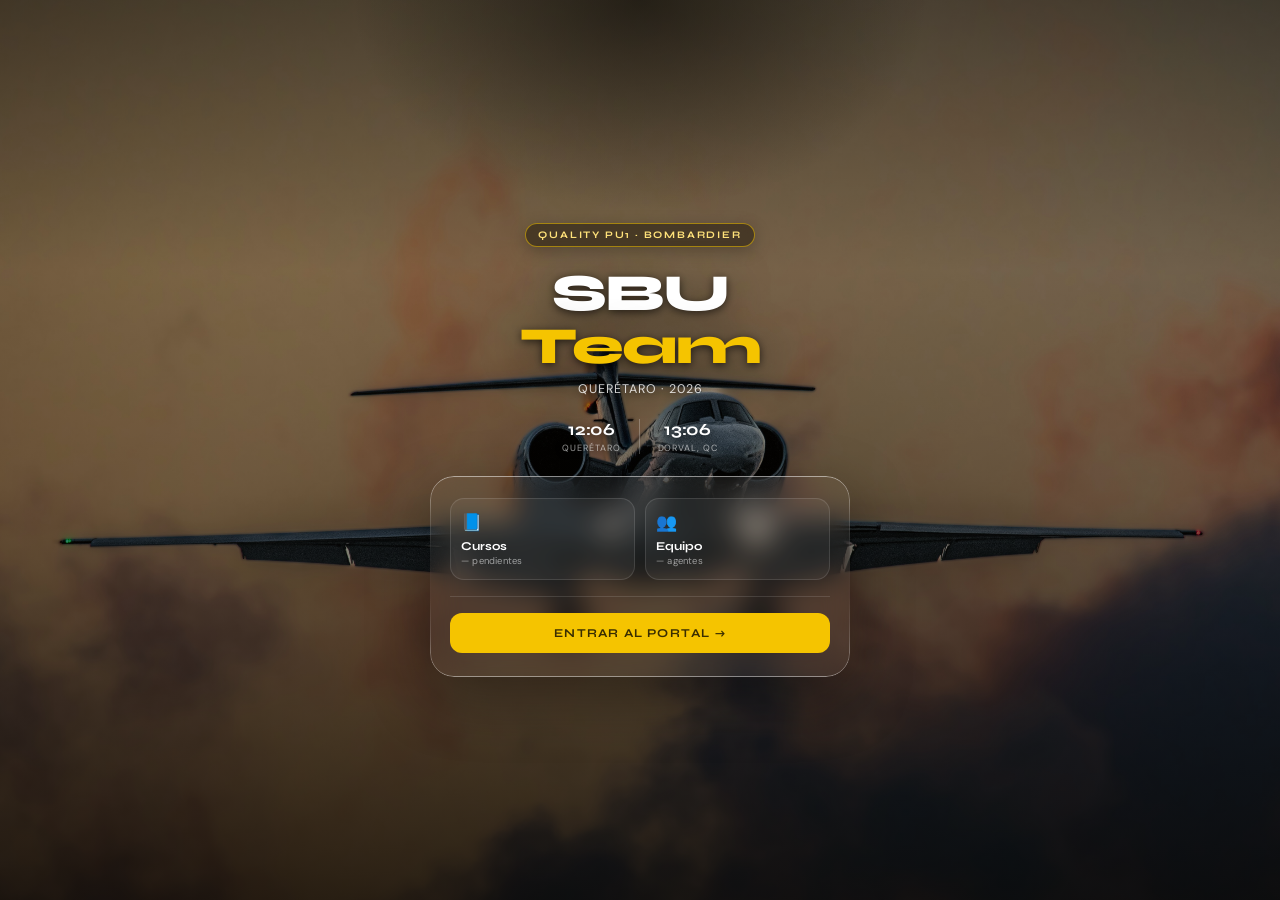
<file: index.html>
<!DOCTYPE html>
<html lang="es">
<head>
<meta charset="UTF-8">
<meta name="viewport" content="width=device-width, initial-scale=1.0">
<meta name="theme-color" content="#F0EDE6">
<meta name="apple-mobile-web-app-capable" content="yes">
<meta name="apple-mobile-web-app-status-bar-style" content="default">
<title>Portal · Quality PU1</title>
<link rel="preconnect" href="https://fonts.googleapis.com">
<link rel="preconnect" href="https://fonts.gstatic.com" crossorigin>
<link href="https://fonts.googleapis.com/css2?family=Syne:wght@700;800&family=DM+Sans:wght@400;500;600&display=swap" rel="stylesheet">
<style>
:root{--bg:#F0EDE6;--surface:#FAFAF7;--card:#FFFFFF;--border:#E0DDD6;--border2:#D0CDC6;--text:#111111;--text2:#555550;--text3:#999990;--yellow:#F5C400;--ydim:rgba(245,196,0,0.13);--ytext:#7A5E00;--green:#2D6A3F;--greenbg:rgba(45,106,63,0.1);--blue:#185FA5;--bluebg:rgba(26,79,138,0.1);--pink:#993556;--pinkbg:rgba(153,53,86,0.1);--amber:#854F0B;--amberbg:rgba(133,79,11,0.1);--r:10px;--rs:7px}
*,*::before,*::after{box-sizing:border-box;margin:0;padding:0}
body{font-family:'DM Sans',sans-serif;background:var(--bg);color:var(--text);min-height:100vh;overflow-x:hidden}
#splash{position:fixed;inset:0;display:flex;flex-direction:column;align-items:center;justify-content:center;z-index:9999;overflow:hidden;padding:32px 20px}
.splash-bg{position:absolute;inset:0;z-index:0;background-image:url('hero-jet.jpg');background-size:cover;background-position:center 42%}
.splash-overlay{position:absolute;inset:0;z-index:1;pointer-events:none;background:linear-gradient(180deg,rgba(8,6,3,.62) 0%,rgba(8,6,3,.38) 30%,rgba(8,6,3,.45) 55%,rgba(8,6,3,.82) 100%)}
.text-vignette{position:absolute;top:0;left:50%;transform:translateX(-50%);z-index:1;pointer-events:none;width:120%;max-width:640px;height:280px;background:radial-gradient(ellipse 60% 100% at 50% 0%,rgba(5,4,2,.55) 0%,rgba(5,4,2,0) 75%)}
.splash-content{position:relative;z-index:2;width:100%;max-width:420px;display:flex;flex-direction:column;align-items:center}
.s-item{opacity:0;transform:translateY(28px);animation:fadeUp 0.65s cubic-bezier(0.22,1,0.36,1) forwards}
.s-item:nth-child(1){animation-delay:.10s}.s-item:nth-child(2){animation-delay:.25s}.s-item:nth-child(3){animation-delay:.38s}.s-item:nth-child(4){animation-delay:.50s}.s-item:nth-child(5){animation-delay:.62s}
@keyframes fadeUp{to{opacity:1;transform:translateY(0)}}
#splash.hide{animation:splashOut .55s cubic-bezier(.4,0,1,1) forwards;pointer-events:none}
@keyframes splashOut{0%{opacity:1;transform:translateY(0)}100%{opacity:0;transform:translateY(-18px)}}
.s-badge{font-family:'Syne',sans-serif;font-size:10px;font-weight:700;letter-spacing:.18em;text-transform:uppercase;color:#ffe27a;border:1px solid rgba(245,196,0,.55);background:rgba(20,15,4,.45);padding:5px 12px;border-radius:20px;margin-bottom:20px;backdrop-filter:blur(8px);box-shadow:0 4px 16px rgba(0,0,0,.25)}
.s-title{font-family:'Syne',sans-serif;font-size:clamp(34px,9vw,52px);font-weight:800;color:#fff;letter-spacing:-.03em;line-height:1.02;text-align:center;margin-bottom:8px;text-shadow:0 2px 8px rgba(0,0,0,.6),0 8px 40px rgba(0,0,0,.5)}
.s-title span{color:var(--yellow);text-shadow:0 2px 8px rgba(0,0,0,.65),0 8px 40px rgba(0,0,0,.5)}
.s-sub{font-size:12.5px;font-weight:400;color:rgba(255,255,255,.8);letter-spacing:.08em;text-transform:uppercase;margin-bottom:22px;text-shadow:0 2px 10px rgba(0,0,0,.6)}
.clocks{display:flex;gap:18px;margin-bottom:22px}
.clock{text-align:center}
.clock-time{font-family:'Syne',sans-serif;font-size:17px;font-weight:700;color:#fff;letter-spacing:-.01em;text-shadow:0 2px 8px rgba(0,0,0,.6)}
.clock-label{font-size:9px;color:rgba(255,255,255,.6);letter-spacing:.1em;text-transform:uppercase;margin-top:2px;text-shadow:0 1px 6px rgba(0,0,0,.5)}
.clock-sep{width:1px;background:rgba(255,255,255,.25)}
.liquid-glass{background:rgba(255,255,255,0.04);background-blend-mode:luminosity;backdrop-filter:blur(14px);-webkit-backdrop-filter:blur(14px);border:none;box-shadow:inset 0 1px 1px rgba(255,255,255,.12),0 20px 60px rgba(0,0,0,.35);position:relative;overflow:hidden;border-radius:24px;width:100%}
.liquid-glass::before{content:'';position:absolute;inset:0;border-radius:inherit;padding:1.4px;background:linear-gradient(180deg,rgba(255,255,255,.45) 0%,rgba(255,255,255,.15) 20%,rgba(255,255,255,0) 40%,rgba(255,255,255,0) 60%,rgba(255,255,255,.15) 80%,rgba(255,255,255,.45) 100%);-webkit-mask:linear-gradient(#fff 0 0) content-box,linear-gradient(#fff 0 0);-webkit-mask-composite:xor;mask-composite:exclude;pointer-events:none}
.panel{width:100%;padding:22px 20px 24px}
.panel-divider{height:1px;background:rgba(255,255,255,.12);margin:16px 0}
.module-grid{display:grid;grid-template-columns:1fr 1fr;gap:10px}
.module-card{border-radius:14px;padding:12px 10px;text-align:left;cursor:pointer;background:rgba(255,255,255,.05);border:1px solid rgba(255,255,255,.12);transition:background .15s,transform .15s;font-family:inherit}
.module-card:active{transform:scale(.97);background:rgba(255,255,255,.09)}
.module-icon{font-size:17px;display:block;margin-bottom:6px}
.module-label{font-family:'Syne',sans-serif;font-size:12px;font-weight:700;color:#fff;display:block}
.module-sub{font-size:9.5px;color:rgba(255,255,255,.55);margin-top:2px;display:block;letter-spacing:.02em}
.s-enter{width:100%;font-family:'Syne',sans-serif;font-size:12px;font-weight:700;letter-spacing:.1em;text-transform:uppercase;color:#3a2e00;background:var(--yellow);border:none;padding:13px;border-radius:12px;cursor:pointer;transition:transform .2s,box-shadow .2s}
.s-enter:hover{transform:translateY(-2px);box-shadow:0 8px 28px rgba(245,196,0,.28)}
.week-header{display:flex;align-items:center;justify-content:space-between;margin-bottom:10px}
.week-title{font-family:'Syne',sans-serif;font-size:10px;font-weight:700;letter-spacing:.1em;text-transform:uppercase;color:rgba(255,255,255,.55)}
.week-range{font-size:10px;color:rgba(255,255,255,.4)}
#app{display:none;opacity:0;animation:appIn .5s ease forwards}
@keyframes appIn{from{opacity:0;transform:translateY(10px)}to{opacity:1;transform:translateY(0)}}
header{position:sticky;top:0;z-index:100;background:rgba(250,250,247,.95);backdrop-filter:blur(14px);-webkit-backdrop-filter:blur(14px);border-bottom:1px solid var(--border)}
header::after{content:'';position:absolute;left:0;right:0;bottom:-1px;height:2.5px;background:linear-gradient(90deg,#F5C400 0%,#185FA5 34%,#993556 67%,#2D6A3F 100%);opacity:.85}
.hdr-top{display:flex;align-items:center;justify-content:space-between;padding:12px 16px 10px}
.logo-area{display:flex;align-items:center;gap:10px}
.logo-badge{width:32px;height:32px;background:var(--yellow);color:var(--ytext);font-family:'Syne',sans-serif;font-weight:800;font-size:12px;border-radius:8px;display:flex;align-items:center;justify-content:center;flex-shrink:0}
.logo-title{font-family:'Syne',sans-serif;font-size:13px;font-weight:700;color:var(--text);line-height:1.2}
.logo-sub{font-size:10px;color:var(--text3);letter-spacing:.06em}
.sync-badge{display:flex;align-items:center;gap:6px;font-size:10px;color:var(--text3)}
.dot{width:6px;height:6px;border-radius:50%;background:var(--border2);flex-shrink:0;transition:background .4s}
.dot.live{background:var(--green);box-shadow:0 0 0 3px rgba(45,106,63,.18)}
.dot.err{background:#E24B4A}
.main-tabs{display:flex;gap:3px;padding:8px 16px 0;overflow-x:auto;-webkit-overflow-scrolling:touch;scrollbar-width:none;-ms-overflow-style:none}
.main-tabs::-webkit-scrollbar{display:none}.mtab{font-family:'Syne',sans-serif;font-size:11px;font-weight:700;letter-spacing:.05em;text-transform:uppercase;background:transparent;border:none;color:var(--text3);padding:8px 14px 11px;border-bottom:2px solid transparent;cursor:pointer;transition:color .2s,border-color .2s;display:flex;align-items:center;gap:5px;white-space:nowrap}
.mtab:hover{color:var(--text2)}
.mtab.active{color:var(--ytext);border-bottom-color:var(--yellow)}
#mtab-equipo.active{color:var(--blue);border-bottom-color:var(--blue)}
#mtab-cumple.active{color:var(--pink);border-bottom-color:var(--pink)}
#mtab-recon.active{color:var(--green);border-bottom-color:var(--green)}
.sub-tabs{display:flex;gap:2px;padding:0 16px;background:var(--surface);border-bottom:1px solid var(--border);overflow-x:auto}
.stab{font-family:'Syne',sans-serif;font-size:10px;font-weight:700;letter-spacing:.05em;text-transform:uppercase;background:transparent;border:none;color:var(--text3);padding:8px 12px 10px;border-bottom:2px solid transparent;cursor:pointer;transition:color .2s,border-color .2s;white-space:nowrap}
.stab:hover{color:var(--text2)}
.stab.active{color:var(--ytext);border-bottom-color:var(--yellow)}
#subtabs-equipo .stab.active{color:var(--blue);border-bottom-color:var(--blue)}
#subtabs-recon .stab.active{color:var(--green);border-bottom-color:var(--green)}
.search-wrap{padding:10px 16px;background:var(--surface);border-bottom:1px solid var(--border)}
.search-input{width:100%;background:var(--card);border:1px solid var(--border);color:var(--text);font-family:'DM Sans',sans-serif;font-size:13px;padding:9px 14px;border-radius:var(--rs);outline:none;transition:border-color .2s}
.search-input::placeholder{color:var(--text3)}
.search-input:focus{border-color:var(--border2)}
.content{max-width:720px;margin:0 auto;padding:16px 16px 60px}
.page{display:none}.page.active{display:block}
.state-msg{text-align:center;padding:60px 20px;color:var(--text3);font-size:13px}
.state-msg .icon{font-size:28px;display:block;margin-bottom:12px}
.section-heading{font-family:'Syne',sans-serif;font-size:11px;font-weight:700;letter-spacing:.1em;text-transform:uppercase;color:var(--text3);margin:20px 0 8px}
.section-heading:first-child{margin-top:0}
.group-card{margin-bottom:8px;border:1px solid var(--border);border-left:3px solid var(--yellow);border-radius:var(--r);overflow:hidden;background:var(--card)}
.group-header{display:flex;align-items:center;justify-content:space-between;padding:12px 14px;cursor:pointer;user-select:none;transition:background .15s;gap:10px}
.group-header:hover{background:#FAFAF5}
.group-header.open{background:#FFFDF0}
.group-left{display:flex;align-items:center;gap:10px;flex:1;min-width:0}
.group-avatar{width:28px;height:28px;background:var(--ydim);border:1px solid rgba(245,196,0,.2);color:var(--ytext);font-family:'Syne',sans-serif;font-weight:700;font-size:10px;border-radius:7px;display:flex;align-items:center;justify-content:center;flex-shrink:0;letter-spacing:.04em}
.group-name{font-family:'Syne',sans-serif;font-size:13px;font-weight:700;color:var(--text);white-space:nowrap;overflow:hidden;text-overflow:ellipsis}
.group-meta{display:flex;align-items:center;gap:6px;flex-shrink:0}
.group-count{font-size:10px;color:var(--text3);background:var(--bg);border:1px solid var(--border);border-radius:20px;padding:2px 9px;white-space:nowrap}
.chevron{color:var(--border2);font-size:12px;transition:transform .28s cubic-bezier(.22,1,.36,1);flex-shrink:0}
.group-card.open .chevron{transform:rotate(180deg)}
.group-body{max-height:0;overflow:hidden;transition:max-height .38s cubic-bezier(.22,1,.36,1)}
.group-card.open .group-body{max-height:2000px}
.group-body-inner{border-top:1px solid var(--border);padding:4px 0}
.row{display:grid;grid-template-columns:1fr auto;align-items:start;gap:10px;padding:10px 14px;border-bottom:1px solid var(--bg);transition:background .12s}
.row:last-child{border-bottom:none}
.row:hover{background:rgba(0,0,0,.02)}
.row-title{font-size:13px;font-weight:500;color:var(--text);line-height:1.3;margin-bottom:3px}
.row-sub{font-size:11px;color:var(--text3);display:flex;flex-wrap:wrap;gap:5px;align-items:center}
.row-sub-dot{width:2px;height:2px;background:var(--border2);border-radius:50%}
.row-right{display:flex;flex-direction:column;align-items:flex-end;gap:4px}
.badge{font-size:10px;font-weight:500;padding:3px 8px;border-radius:5px;white-space:nowrap}
.badge-virtual{background:var(--bluebg);color:var(--blue)}
.badge-presencial{background:var(--greenbg);color:var(--green)}
.badge-completado{background:var(--greenbg);color:var(--green)}
.badge-pendiente{background:var(--amberbg);color:var(--amber)}
.badge-gray{background:var(--bg);color:var(--text3);border:1px solid var(--border)}
.time-text{font-family:'Syne',sans-serif;font-size:11px;font-weight:600;color:var(--text3);white-space:nowrap}
.emp-row{background:var(--card);border:1px solid var(--border);border-left:3px solid var(--blue);border-radius:var(--r);margin-bottom:6px;overflow:hidden}
.emp-header{display:flex;align-items:center;gap:10px;padding:11px 14px;cursor:pointer;transition:background .15s}
.emp-header:hover{background:#FAFAF5}
.emp-header.open{background:#FFFDF0}
.emp-av{width:34px;height:34px;border-radius:9px;background:var(--ydim);border:1px solid rgba(245,196,0,.25);color:var(--ytext);font-family:'Syne',sans-serif;font-weight:800;font-size:11px;display:flex;align-items:center;justify-content:center;flex-shrink:0}
.emp-av.leader{background:rgba(26,79,138,.1);border-color:rgba(26,79,138,.25);color:var(--blue)}
.emp-av.focal{background:rgba(133,79,11,.1);border-color:rgba(133,79,11,.25);color:var(--amber)}
.emp-info{flex:1;min-width:0}
.emp-name{font-size:13px;font-weight:600;color:var(--text);white-space:nowrap;overflow:hidden;text-overflow:ellipsis}
.emp-role{font-size:11px;color:var(--text3);margin-top:1px}
.emp-right{display:flex;align-items:center;gap:7px;flex-shrink:0}
.emp-chevron{color:var(--border2);font-size:12px;transition:transform .28s cubic-bezier(.22,1,.36,1)}
.emp-row.open .emp-chevron{transform:rotate(180deg)}
.emp-detail{max-height:0;overflow:hidden;transition:max-height .38s cubic-bezier(.22,1,.36,1)}
.emp-row.open .emp-detail{max-height:600px}
.emp-detail-inner{border-top:1px solid var(--border);padding:13px 14px;background:#FFFDF5}
.info-grid{display:grid;grid-template-columns:1fr 1fr;gap:7px;margin-bottom:10px}
.ic{background:var(--card);border:1px solid var(--border);border-radius:8px;padding:8px 10px}
.il{font-size:10px;color:var(--text3);text-transform:uppercase;letter-spacing:.06em;margin-bottom:2px}
.iv{font-size:12px;font-weight:600;color:var(--text)}
.iv.bl{color:var(--blue)}.iv.gr{color:var(--green)}.iv.am{color:var(--amber)}.iv.pk{color:var(--pink)}.iv.yt{color:var(--ytext)}
.week-box{background:var(--card);border:1px solid var(--border);border-radius:8px;padding:10px 11px;margin-bottom:10px}
.wl{font-size:10px;color:var(--text3);text-transform:uppercase;letter-spacing:.06em;margin-bottom:7px}
.wdays{display:grid;grid-template-columns:repeat(7,1fr);gap:3px}
.wd{text-align:center}
.wdn{font-size:9px;color:var(--text3);margin-bottom:3px;text-transform:uppercase}
.wdc{width:26px;height:26px;border-radius:5px;display:flex;align-items:center;justify-content:center;font-size:10px;font-weight:700;margin:0 auto}
.dc-1{background:#E6F1FB;color:#0C447C}.dc-2{background:#EAF3DE;color:#27500A}.dc-3{background:#FAEEDA;color:#633806}.dc-4{background:#EEEDFE;color:#3C3489}
.dc-V{background:#FBEAF0;color:#72243E}.dc-P{background:#F1EFE8;color:#5F5E5A}.dc-I{background:#FCEBEB;color:#791F1F}.dc-C{background:rgba(245,196,0,.15);color:#7A5E00}
.dc-S{background:#EAF3DE;color:#085041}.dc-D{background:#E1F5EE;color:#085041}.dc-X{background:#F1EFE8;color:#888780}.dc-VP{background:#FBEAF0;color:#993556}
.dc-off{background:#F1EFE8;color:#B4B2A9}.dc-today{border:2px solid var(--yellow)!important}
.nc-box{background:var(--card);border:1px solid var(--border);border-radius:8px;padding:10px 11px;margin-bottom:10px}
.ncl{font-size:10px;color:var(--text3);text-transform:uppercase;letter-spacing:.06em;margin-bottom:4px}
.nct{font-size:13px;font-weight:600;color:var(--text);margin-bottom:2px}
.ncm{font-size:11px;color:var(--text3)}
.resp-card{background:var(--card);border:1px solid var(--border);border-radius:var(--r);padding:16px;margin-bottom:8px}
.resp-top{display:flex;align-items:center;gap:12px;margin-bottom:14px}
.resp-av{width:40px;height:40px;border-radius:10px;background:var(--ydim);border:1px solid rgba(245,196,0,.3);color:var(--ytext);font-family:'Syne',sans-serif;font-weight:800;font-size:13px;display:flex;align-items:center;justify-content:center;flex-shrink:0}
.resp-name{font-family:'Syne',sans-serif;font-size:14px;font-weight:700;color:var(--text)}
.resp-role{font-size:11px;color:var(--text3);margin-top:2px}
.resp-links{display:flex;gap:8px}
.plink{display:flex;align-items:center;gap:6px;padding:8px 13px;border-radius:7px;border:1px solid var(--border);background:var(--bg);color:var(--text2);text-decoration:none;font-size:11px;font-weight:500;transition:all .18s;white-space:nowrap}
.plink.wa{color:var(--green);background:var(--greenbg);border-color:rgba(45,106,63,.2)}
.plink.em{color:var(--blue);background:var(--bluebg);border-color:rgba(26,79,138,.2)}
.vg-wrap{overflow-x:auto;-webkit-overflow-scrolling:touch;padding-bottom:8px}
.vg-table{border-collapse:collapse;min-width:100%}
.vg-table th{font-family:'Syne',sans-serif;font-size:10px;font-weight:700;color:var(--text3);text-align:center;padding:4px 3px;white-space:nowrap;background:var(--bg)}
.vg-table th.name-col{text-align:left;padding-left:4px;min-width:110px;position:sticky;left:0;background:var(--bg);z-index:3}
.vg-table td.name-cell{font-size:11px;font-weight:600;color:var(--text);white-space:nowrap;padding:4px 6px 4px 4px;position:sticky;left:0;background:var(--card);z-index:1;border-bottom:1px solid var(--bg)}
.vg-table tr:hover td,.vg-table tr:hover td.name-cell{background:#FAFAF5}
.day-cell-vg{width:26px;height:26px;border-radius:5px;display:flex;align-items:center;justify-content:center;font-size:10px;font-weight:700;margin:2px auto;user-select:none}
.day-cell-vg.editable{cursor:pointer;transition:opacity .15s}
.day-cell-vg.editable:hover{opacity:.75}
.day-cell-vg.today-vg{box-shadow:0 0 0 2px var(--yellow)}
.day-cell-vg.weekend{opacity:.4}
.vg-td{padding:1px 2px;border-bottom:1px solid var(--bg)}
.vg-section-row td{background:var(--bg);font-family:'Syne',sans-serif;font-size:9px;font-weight:700;letter-spacing:.1em;text-transform:uppercase;color:var(--text3);padding:6px 4px 3px;border-bottom:1px solid var(--border)}
.edit-bar{display:flex;align-items:center;justify-content:space-between;padding:10px 0 6px;gap:10px}
.edit-btn{font-family:'Syne',sans-serif;font-size:11px;font-weight:700;letter-spacing:.06em;background:var(--yellow);color:var(--ytext);border:none;padding:8px 16px;border-radius:7px;cursor:pointer}
.edit-btn.off{background:var(--bg);color:var(--text3);border:1px solid var(--border)}
.edit-badge{font-size:10px;color:var(--green);background:var(--greenbg);border:1px solid rgba(45,106,63,.2);border-radius:5px;padding:4px 10px;font-weight:600}
.vg-nav-btn{background:var(--card);border:1px solid var(--border);color:var(--text2);font-size:13px;padding:6px 13px;border-radius:6px;cursor:pointer}
.pin-overlay{position:fixed;inset:0;background:rgba(20,18,12,.55);backdrop-filter:blur(6px);-webkit-backdrop-filter:blur(6px);display:flex;align-items:center;justify-content:center;z-index:500}
.pin-card{background:rgba(255,255,255,0.65);background-blend-mode:luminosity;backdrop-filter:blur(18px);-webkit-backdrop-filter:blur(18px);position:relative;overflow:hidden;border:none;box-shadow:inset 0 1px 1px rgba(255,255,255,.5),0 20px 50px rgba(0,0,0,.25);border-radius:18px;padding:28px 24px;width:280px;text-align:center}
.pin-card::before{content:'';position:absolute;inset:0;border-radius:inherit;padding:1.4px;background:linear-gradient(180deg,rgba(255,255,255,.8) 0%,rgba(255,255,255,.25) 25%,rgba(255,255,255,0) 45%,rgba(255,255,255,0) 60%,rgba(245,196,0,.4) 100%);-webkit-mask:linear-gradient(#fff 0 0) content-box,linear-gradient(#fff 0 0);-webkit-mask-composite:xor;mask-composite:exclude;pointer-events:none}
.pin-title{font-family:'Syne',sans-serif;font-size:15px;font-weight:700;color:var(--text);margin-bottom:6px}
.pin-sub{font-size:12px;color:var(--text3);margin-bottom:18px}
.pin-dots{display:flex;justify-content:center;gap:10px;margin-bottom:18px}
.pin-dot{width:12px;height:12px;border-radius:50%;background:var(--border);transition:background .2s}
.pin-dot.filled{background:var(--ytext)}
.pin-keypad{display:grid;grid-template-columns:repeat(3,1fr);gap:8px;margin-bottom:10px}
.pin-key{font-family:'Syne',sans-serif;font-size:16px;font-weight:700;color:var(--text);background:var(--bg);border:1px solid var(--border);border-radius:9px;padding:13px;cursor:pointer}
.pin-key.del{font-size:13px;color:var(--text3)}
.pin-error{font-size:12px;color:#E24B4A;margin-top:6px;min-height:16px}
.pin-cancel{font-size:12px;color:var(--text3);cursor:pointer;text-decoration:underline;margin-top:10px;display:inline-block}
.code-overlay{position:fixed;inset:0;background:rgba(240,237,230,.82);display:flex;align-items:flex-end;justify-content:center;z-index:600;padding-bottom:24px}
.code-sheet{background:var(--card);border:1px solid var(--border);border-radius:14px;padding:16px;width:320px}
.code-sheet-title{font-family:'Syne',sans-serif;font-size:11px;font-weight:700;color:var(--text3);letter-spacing:.08em;text-transform:uppercase;margin-bottom:12px;text-align:center}
.code-grid{display:grid;grid-template-columns:repeat(4,1fr);gap:7px;margin-bottom:10px}
.code-opt{display:flex;flex-direction:column;align-items:center;justify-content:center;padding:10px 4px;border-radius:8px;cursor:pointer;border:1px solid var(--border);gap:3px}
.code-opt:hover{opacity:.8}
.code-opt-val{font-size:13px;font-weight:700}
.code-opt-lbl{font-size:9px;color:var(--text3);text-align:center;line-height:1.2}
.code-cancel{width:100%;background:var(--bg);border:1px solid var(--border);color:var(--text2);font-family:'Syne',sans-serif;font-size:12px;font-weight:600;padding:10px;border-radius:8px;cursor:pointer}
.reveal{opacity:0;transform:translateY(14px);transition:opacity .38s ease,transform .38s cubic-bezier(.22,1,.36,1)}
.reveal.visible{opacity:1;transform:translateY(0)}


/* ANTIGUEDAD */
.ant-row{background:var(--card);border:1px solid var(--border);border-radius:var(--r);margin-bottom:6px;padding:12px 14px;}
.ant-row:hover{background:#FAFAF5;}
.ant-top{display:flex;align-items:center;gap:10px;margin-bottom:9px;}
.ant-av{width:34px;height:34px;border-radius:9px;font-family:'Syne',sans-serif;font-weight:800;font-size:10px;display:flex;align-items:center;justify-content:center;flex-shrink:0;letter-spacing:.02em;}
.ant-av.r-nuevo{background:var(--greenbg);border:1px solid rgba(45,106,63,.2);color:var(--green);}
.ant-av.r-consol{background:var(--ydim);border:1px solid rgba(245,196,0,.25);color:var(--ytext);}
.ant-av.r-senior{background:var(--bluebg);border:1px solid rgba(26,79,138,.2);color:var(--blue);}
.ant-av.r-veteran{background:var(--pinkbg);border:1px solid rgba(153,53,86,.2);color:var(--pink);}
.ant-info{flex:1;min-width:0;}
.ant-name{font-size:13px;font-weight:600;color:var(--text);}
.ant-sub{font-size:11px;color:var(--text3);margin-top:1px;}
.ant-right{display:flex;flex-direction:column;align-items:flex-end;gap:4px;flex-shrink:0;}
.ant-years{font-family:'Syne',sans-serif;font-size:15px;font-weight:800;color:var(--text);line-height:1;}
.ant-years small{font-size:10px;font-weight:600;color:var(--text3);}
.rank-badge{font-size:10px;font-weight:600;padding:3px 8px;border-radius:5px;white-space:nowrap;}
.rank-nuevo{background:var(--greenbg);color:var(--green);border:1px solid rgba(45,106,63,.15);}
.rank-consol{background:var(--ydim);color:var(--ytext);border:1px solid rgba(245,196,0,.2);}
.rank-senior{background:var(--bluebg);color:var(--blue);border:1px solid rgba(26,79,138,.15);}
.rank-veteran{background:var(--pinkbg);color:var(--pink);border:1px solid rgba(153,53,86,.15);}
.ant-bar-wrap{height:5px;background:var(--border);border-radius:3px;overflow:hidden;}
.ant-bar-fill{height:100%;border-radius:3px;}
.fill-nuevo{background:var(--green);}
.fill-consol{background:var(--yellow);}
.fill-senior{background:var(--blue);}
.fill-veteran{background:var(--pink);}
.ant-legend{display:flex;gap:6px;flex-wrap:wrap;margin-bottom:16px;}
.ant-legend-item{display:flex;align-items:center;gap:5px;font-size:10px;color:var(--text3);background:var(--card);border:1px solid var(--border);border-radius:20px;padding:4px 10px;}
.ant-legend-dot{width:6px;height:6px;border-radius:50%;flex-shrink:0;}
.stats-strip{display:grid;grid-template-columns:repeat(4,1fr);gap:8px;margin-bottom:20px;}
.stat-box-sm{background:var(--card);border:1px solid var(--border);border-radius:var(--r);padding:10px 12px;}
.stat-box-sm .sn{font-family:'Syne',sans-serif;font-size:22px;font-weight:800;color:var(--text);line-height:1;}
.stat-box-sm .sn.gr{color:var(--green);}.stat-box-sm .sn.yt{color:var(--ytext);}.stat-box-sm .sn.bl{color:var(--blue);}.stat-box-sm .sn.pk{color:var(--pink);}
.stat-box-sm .sl{font-size:9px;font-weight:600;letter-spacing:.08em;text-transform:uppercase;color:var(--text3);margin-top:3px;}
/* CUMPLEANOS */
.bday-row{background:var(--card);border:1px solid var(--border);border-left:3px solid var(--pink);border-radius:var(--r);margin-bottom:6px;display:flex;align-items:center;gap:10px;padding:11px 14px;transition:background .15s;}
.bday-row.past{opacity:.44;}
.bday-row.today{border-color:var(--yellow);border-left-color:var(--yellow);background:#FFFDF0;}
.bday-row:not(.past):hover{background:#FAFAF5;}
.bday-av{width:34px;height:34px;border-radius:9px;background:var(--ydim);border:1px solid rgba(245,196,0,.25);color:var(--ytext);font-family:'Syne',sans-serif;font-weight:800;font-size:10px;display:flex;align-items:center;justify-content:center;flex-shrink:0;letter-spacing:.02em;}
.bday-av.cl650{background:var(--bluebg);border-color:rgba(26,79,138,.25);color:var(--blue);}
.bday-av.sbu{background:var(--amberbg);border-color:rgba(133,79,11,.25);color:var(--amber);}
.bday-av.bday-hoy{background:var(--yellow);border-color:var(--yellow);color:var(--ytext);}
.bday-info{flex:1;min-width:0;}
.bday-name{font-size:13px;font-weight:600;color:var(--text);}
.bday-meta{font-size:11px;color:var(--text3);margin-top:2px;display:flex;align-items:center;gap:6px;flex-wrap:wrap;}
.cake-tag{font-size:10px;color:var(--text2);background:var(--surface);border:1px solid var(--border);border-radius:4px;padding:1px 6px;max-width:180px;white-space:nowrap;overflow:hidden;text-overflow:ellipsis;}
.bday-right{display:flex;flex-direction:column;align-items:flex-end;gap:4px;flex-shrink:0;}
.bday-date{font-family:'Syne',sans-serif;font-size:11px;font-weight:700;color:var(--text3);}
.badge-hoy{background:var(--yellow);color:var(--ytext);}
.badge-pronto{background:var(--greenbg);color:var(--green);border:1px solid rgba(45,106,63,.15);}
.badge-pasado{background:var(--bg);color:var(--text3);border:1px solid var(--border);}

.week-grid{display:grid;grid-template-columns:repeat(5,1fr);gap:5px;}
.s-dia{border-radius:10px;padding:7px 3px;text-align:center;background:rgba(255,255,255,.04);border:1px solid rgba(255,255,255,.09);}
.s-dia.hoy{background:rgba(245,196,0,.14);border-color:rgba(245,196,0,.5);}
.s-dia-nombre{font-size:8.5px;font-weight:600;letter-spacing:.05em;text-transform:uppercase;color:rgba(255,255,255,.45);margin-bottom:2px;}
.s-dia-num{font-family:'Syne',sans-serif;font-size:12.5px;font-weight:800;color:#fff;margin-bottom:5px;}
.s-dia.hoy .s-dia-num{color:var(--yellow);}
.s-turno-pile{display:flex;flex-direction:column;gap:2px;}
.s-chip{font-size:8px;font-weight:700;border-radius:4px;padding:2px 0;text-align:center;letter-spacing:.01em;}
.s-chip.t1{background:rgba(24,95,165,.28);color:#8fc4f5;}
.s-chip.t2{background:rgba(245,196,0,.22);color:#ffe27a;}
.s-chip.t4{background:rgba(45,106,63,.28);color:#8fe0a8;}
.s-chip.tv{background:rgba(153,53,86,.28);color:#ffa6c1;}
.s-chip.td{background:rgba(133,79,11,.28);color:#e0b374;}
.s-chip.ts{background:rgba(255,255,255,.08);color:rgba(255,255,255,.5);}

/* RECONOCIMIENTOS */
.rec-card{background:var(--card);border:1px solid var(--border);border-left:3px solid var(--green);border-radius:var(--r);padding:12px 14px;margin-bottom:8px;}
.rec-top{display:flex;align-items:center;gap:10px;margin-bottom:8px;}
.rec-av-wrap{width:34px;height:34px;border-radius:9px;background:var(--ydim);border:1px solid rgba(245,196,0,.25);color:var(--ytext);font-family:'Syne',sans-serif;font-weight:800;font-size:10px;display:flex;align-items:center;justify-content:center;flex-shrink:0;letter-spacing:.02em;}
.rec-av-wrap.cl650{background:var(--bluebg);border-color:rgba(26,79,138,.25);color:var(--blue);}
.rec-av-wrap.sbu{background:var(--amberbg);border-color:rgba(133,79,11,.25);color:var(--amber);}
.rec-info{flex:1;min-width:0;}
.rec-name{font-size:13px;font-weight:600;color:var(--text);}
.rec-from{font-size:11px;color:var(--text3);margin-top:1px;}
.rec-right{display:flex;flex-direction:column;align-items:flex-end;gap:4px;flex-shrink:0;}
.rec-date-lbl{font-size:10px;color:var(--text3);}
.rec-msg{font-size:12px;color:var(--text2);line-height:1.5;border-top:1px solid var(--border);padding-top:8px;margin-top:4px;}
.cat-badge{font-size:10px;font-weight:600;padding:3px 8px;border-radius:5px;white-space:nowrap;}
.cat-equipo{background:var(--bluebg);color:var(--blue);border:1px solid rgba(26,79,138,.15);}
.cat-actitud{background:var(--ydim);color:var(--ytext);border:1px solid rgba(245,196,0,.2);}
.cat-iniciativa{background:var(--greenbg);color:var(--green);border:1px solid rgba(45,106,63,.15);}
.cat-puntualidad{background:var(--amberbg);color:var(--amber);border:1px solid rgba(133,79,11,.15);}
.cat-calidad{background:var(--pinkbg);color:var(--pink);border:1px solid rgba(153,53,86,.15);}
.cat-apoyo{background:var(--bluebg);color:var(--blue);border:1px solid rgba(26,79,138,.1);}
.rec-stats{display:grid;grid-template-columns:1fr 1fr;gap:8px;margin-bottom:20px;}
.rec-btn-nuevo{width:100%;background:var(--yellow);color:var(--ytext);font-family:'Syne',sans-serif;font-weight:700;font-size:12px;letter-spacing:.06em;text-transform:uppercase;border:none;border-radius:8px;padding:12px;cursor:pointer;margin-bottom:20px;}
.rec-form{background:var(--card);border:1px solid var(--border);border-radius:var(--r);padding:16px;margin-bottom:16px;}
.rec-form-row{display:grid;grid-template-columns:1fr 1fr;gap:10px;margin-bottom:12px;}
.rec-form-actions{display:flex;gap:8px;margin-top:14px;}
.rec-submit{flex:1;background:var(--yellow);color:var(--ytext);font-family:'Syne',sans-serif;font-weight:700;font-size:11px;letter-spacing:.05em;text-transform:uppercase;border:none;border-radius:7px;padding:10px;cursor:pointer;transition:opacity .15s;}
.rec-submit:hover{opacity:.85;}
.rec-cancel{background:var(--surface);color:var(--text2);font-family:'Syne',sans-serif;font-weight:700;font-size:11px;letter-spacing:.05em;text-transform:uppercase;border:1px solid var(--border);border-radius:7px;padding:10px 14px;cursor:pointer;transition:background .15s;}
.rec-cancel:hover{background:var(--border);}
.rec-field{display:flex;flex-direction:column;gap:5px;margin-bottom:12px;}
.rec-field:last-of-type{margin-bottom:0;}
.rec-label{font-family:'Syne',sans-serif;font-size:10px;font-weight:700;letter-spacing:.07em;text-transform:uppercase;color:var(--text3);}
.rec-input{width:100%;height:38px;border:1px solid var(--border);border-radius:7px;padding:0 11px;font-family:'DM Sans',sans-serif;font-size:13px;color:var(--text);background:var(--surface);outline:none;appearance:none;-webkit-appearance:none;transition:border-color .15s;}
.rec-input:focus{border-color:var(--yellow);box-shadow:0 0 0 3px rgba(245,196,0,.12);}
.rec-select{width:100%;height:38px;border:1px solid var(--border);border-radius:7px;padding:0 32px 0 11px;font-family:'DM Sans',sans-serif;font-size:13px;color:var(--text);background:var(--surface) url("data:image/svg+xml,%3Csvg xmlns='http://www.w3.org/2000/svg' width='12' height='8' viewBox='0 0 12 8'%3E%3Cpath d='M1 1l5 5 5-5' stroke='%23999990' stroke-width='1.5' fill='none' stroke-linecap='round'/%3E%3C/svg%3E") no-repeat right 11px center;outline:none;appearance:none;-webkit-appearance:none;cursor:pointer;transition:border-color .15s;}
.rec-select:focus{border-color:var(--yellow);box-shadow:0 0 0 3px rgba(245,196,0,.12);}
.rec-textarea{width:100%;min-height:80px;border:1px solid var(--border);border-radius:7px;padding:10px 11px;font-family:'DM Sans',sans-serif;font-size:13px;color:var(--text);background:var(--surface);outline:none;resize:none;line-height:1.5;transition:border-color .15s;}
.rec-textarea:focus{border-color:var(--yellow);box-shadow:0 0 0 3px rgba(245,196,0,.12);}
.rec-error{font-size:11px;color:var(--pink);margin-top:6px;min-height:16px;}
.rec-delete{background:none;border:none;cursor:pointer;color:var(--text3);font-size:11px;padding:2px 6px;border-radius:4px;transition:background .15s,color .15s;margin-top:4px;}
.rec-delete:hover{background:var(--pinkbg);color:var(--pink);}
.rank-row{background:var(--card);border:1px solid var(--border);border-radius:var(--r);margin-bottom:6px;display:flex;align-items:center;gap:10px;padding:10px 14px;}
.rank-num{font-family:'Syne',sans-serif;font-size:14px;font-weight:800;color:var(--text3);width:20px;flex-shrink:0;}
.rank-num.top{color:var(--ytext);}
.rank-bar-wrap{flex:1;height:5px;background:var(--border);border-radius:3px;overflow:hidden;}
.rank-bar-fill{height:100%;border-radius:3px;background:var(--yellow);}
.rank-count{font-family:'Syne',sans-serif;font-size:12px;font-weight:700;color:var(--text);flex-shrink:0;min-width:16px;text-align:right;}
.rank-av{width:30px;height:30px;border-radius:8px;font-family:'Syne',sans-serif;font-weight:800;font-size:9px;display:flex;align-items:center;justify-content:center;flex-shrink:0;}
</style>
</head>
<body>
<div id="splash">
  <div class="splash-bg"></div>
  <div class="splash-overlay"></div>
  <div class="text-vignette"></div>

  <div class="splash-content">
    <div class="s-item s-badge">Quality PU1 · Bombardier</div>
    <div class="s-item s-title">SBU<br><span>Team</span></div>
    <div class="s-item s-sub">Querétaro · 2026</div>

    <div class="s-item clocks">
      <div class="clock"><div class="clock-time" id="clock-mx">--:--</div><div class="clock-label">Querétaro</div></div>
      <div class="clock-sep"></div>
      <div class="clock"><div class="clock-time" id="clock-dorval">--:--</div><div class="clock-label">Dorval, QC</div></div>
    </div>

    <div class="s-item liquid-glass panel-wrap">
      <div class="panel">
        <div class="module-grid">
          <button class="module-card" onclick="enterAppTo('cursos')">
            <span class="module-icon">📘</span>
            <span class="module-label">Cursos</span>
            <span class="module-sub"><span id="module-stat-cursos">—</span> pendientes</span>
          </button>
          <button class="module-card" onclick="enterAppTo('equipo')">
            <span class="module-icon">👥</span>
            <span class="module-label">Equipo</span>
            <span class="module-sub"><span id="module-stat-miembros">—</span> agentes</span>
          </button>
        </div>

        <div class="panel-divider"></div>

        <div class="week-section" id="splash-semana" style="display:none">
          <div class="week-header">
            <span class="week-title">Esta semana</span>
            <span class="week-range" id="s-semana-rango"></span>
          </div>
          <div class="week-grid" id="s-semana-grid"></div>
          <div class="panel-divider"></div>
        </div>

        <button class="s-enter" onclick="enterApp()">Entrar al Portal →</button>
      </div>
    </div>
  </div>
</div>
<div id="app">
  <header>
    <div class="hdr-top">
      <div class="logo-area">
        <div class="logo-badge">QU</div>
        <div>
          <div class="logo-title">Portal · Quality PU1</div>
          <div class="logo-sub">Bombardier</div>
        </div>
      </div>
      <div class="sync-badge">
        <span class="dot" id="dot"></span>
        <span id="sync-text">cargando…</span>
      </div>
    </div>
    <div class="main-tabs">
      <button class="mtab active" id="mtab-cursos" onclick="switchMain('cursos',this)">&#128218; Cursos</button>
      <button class="mtab" id="mtab-equipo" onclick="switchMain('equipo',this)">&#128101; Equipo</button>
      <button class="mtab" id="mtab-cumple" onclick="switchMain('cumple',this)">&#127874; Cumplea&#241;os</button>
      <button class="mtab" id="mtab-recon" onclick="switchMain('recon',this)">&#11088; Reconocimientos</button>
    </div>
  </header>
  <div id="page-cursos" class="page active">
    <div class="sub-tabs" id="subtabs-cursos">
      <button class="stab active" onclick="switchSub('cursos','agente',this)">Por Agente</button>
      <button class="stab" onclick="switchSub('cursos','curso',this)">Por Curso</button>
      <button class="stab" onclick="switchSub('cursos','fecha',this)">Por Fecha</button>
      <button class="stab" onclick="switchSub('cursos','completados',this)">Completados</button>
    </div>
    <div class="search-wrap">
      <input class="search-input" type="text" id="search-cursos" placeholder="Buscar curso o agente…" oninput="renderCursos()">
    </div>
    <div class="content" id="content-cursos">
      <div class="state-msg"><span class="icon">⏳</span>Cargando…</div>
    </div>
  </div>
  <div id="page-equipo" class="page">
    <div class="sub-tabs" id="subtabs-equipo">
      <button class="stab active" onclick="switchSub('equipo','directorio',this)">Directorio</button>
      <button class="stab" onclick="switchSub('equipo','vista',this)">Vista General</button>
      <button class="stab" onclick="switchSub('equipo','responsables',this)">Our People</button>
      <button class="stab" onclick="switchSub('equipo','antiguedad',this)">Antig&#252;edad</button>
    </div>
    <div class="search-wrap" id="search-wrap-equipo">
      <input class="search-input" type="text" id="search-equipo" placeholder="Buscar empleado…" oninput="renderEquipo()">
    </div>
    <div class="content" id="content-equipo">
      <div class="state-msg"><span class="icon">⏳</span>Cargando…</div>
    </div>
  </div>
  <div id="page-cumple" class="page">
    <div class="content" id="content-cumple">
      <div class="state-msg"><span class="icon">&#9203;</span>Cargando...</div>
    </div>
  </div>

  <div id="page-recon" class="page">
    <div class="sub-tabs" id="subtabs-recon">
      <button class="stab active" onclick="switchSubRecon('feed',this)">Feed</button>
      <button class="stab" onclick="switchSubRecon('ranking',this)">Ranking del mes</button>
    </div>
    <div class="content" id="content-recon-feed">
      <div class="state-msg"><span class="icon">&#9203;</span>Cargando...</div>
    </div>
    <div class="content" id="content-recon-ranking" style="display:none">
      <div class="state-msg"><span class="icon">&#9203;</span>Cargando...</div>
    </div>
  </div>
</div>
<script>
const SB_URL='https://andtyljudrsymincblaf.supabase.co';
const SB_KEY='eyJhbGciOiJIUzI1NiIsInR5cCI6IkpXVCJ9.eyJpc3MiOiJzdXBhYmFzZSIsInJlZiI6ImFuZHR5bGp1ZHJzeW1pbmNibGFmIiwicm9sZSI6ImFub24iLCJpYXQiOjE3ODA2NTUzNDUsImV4cCI6MjA5NjIzMTM0NX0.VN1gIifS7T_KX89_LOaIDbGAaPuEgR_gWLibT6mOhR4';
const HEADERS={apikey:SB_KEY,Authorization:'Bearer '+SB_KEY,'Content-Type':'application/json'};
const TEAM_CONTACTS={'Samuel Mejia':{wa:'524424512999',email:'samuel.mejia@bombardier.com'},'Omar Balderas':{wa:'524427226388',email:'omar.balderas@bombardier.com'}};
const SECTION_ORDER=['Quality Leader','Focales','650','3500','CHECO 2','Intern'];
const MONTHS_ES=['Enero','Febrero','Marzo','Abril','Mayo','Junio','Julio','Agosto','Septiembre','Octubre','Noviembre','Diciembre'];

let cursosData=[],empleadosData=[],turnosData=[];
let activeCursoTab='agente',activeEquipoTab='directorio',activeMainTab='cursos';
let openGroups={},openEmps={};
let editCursosMode=false;
let pendingCurso=null;

async function sb(table,params=''){
  const res=await fetch(`${SB_URL}/rest/v1/${table}?${params}`,{headers:HEADERS});
  if(!res.ok){const t=await res.text();throw new Error(`${res.status}: ${t}`);}
  return res.json();
}

// Trae TODAS las filas de una tabla paginando de 1000 en 1000 (evita el límite default de Supabase)
async function sbAll(table,params=''){
  const pageSize=1000;
  let from=0,all=[],page;
  do{
    const res=await fetch(`${SB_URL}/rest/v1/${table}?${params}`,{headers:{...HEADERS,Range:`${from}-${from+pageSize-1}`}});
    if(!res.ok){const t=await res.text();throw new Error(`${res.status}: ${t}`);}
    page=await res.json();
    all=all.concat(page);
    from+=pageSize;
  }while(page.length===pageSize);
  return all;
}

async function loadAll(){
  try{
    const[cursos,empleados]=await Promise.all([
      sb('Cursos','select=*&order=fecha_inicio.asc'),
      sb('Empleados','select=*&order=seccion.asc,nombre.asc&activo=eq.true')
    ]);
    cursosData=cursos;empleadosData=empleados;
    sbAll('Turnos','select=*').then(t=>{turnosData=t;renderSplashSemana();if(activeMainTab==='equipo'&&activeEquipoTab==='vista')renderVistaGeneral();}).catch(e=>console.warn('Turnos:',e));
  loadRecon();
    const areas=new Set(empleados.map(e=>e.seccion)).size;
    animCount('stat-miembros',empleados.length);
    animCount('module-stat-miembros',empleados.length);
    animCount('stat-cursos',cursos.filter(r=>(r.status||'pendiente')!=='completado').length);
    animCount('module-stat-cursos',cursos.filter(r=>(r.status||'pendiente')!=='completado').length);
    animCount('stat-areas',areas);
    setSyncState('live','En vivo');
  }catch(e){
    console.error('[Portal]',e);
    setSyncState('err','Error');
    ['content-cursos','content-equipo'].forEach(id=>{
      document.getElementById(id).innerHTML='<div class="state-msg"><span class="icon">⚠️</span>Error al conectar.</div>';
    });
  }
}

function setSyncState(s,t){document.getElementById('dot').className='dot '+s;document.getElementById('sync-text').textContent=t;}
function animCount(id,target){
  const el=document.getElementById(id);if(!el)return;
  let i=0;const steps=30,dur=900;
  const iv=setInterval(()=>{i++;el.textContent=Math.round(target*(i/steps));if(i>=steps){el.textContent=target;clearInterval(iv);}},dur/steps);
}


function renderSplashSemana(){
  if(!turnosData||!turnosData.length)return;
  const DIAS=['Lun','Mar','Mié','Jue','Vie'];
  const MESES=['ene','feb','mar','abr','may','jun','jul','ago','sep','oct','nov','dic'];
  const hoy=new Date();
  const dow=hoy.getDay();
  const lunes=new Date(hoy);
  lunes.setDate(hoy.getDate()-(dow===0?6:dow-1));
  const viernes=new Date(lunes);viernes.setDate(lunes.getDate()+4);
  document.getElementById('s-semana-rango').textContent=
    lunes.getDate()+' '+MESES[lunes.getMonth()]+' – '+viernes.getDate()+' '+MESES[viernes.getMonth()];
  let html='';
  DIAS.forEach((dia,i)=>{
    const fecha=new Date(lunes);fecha.setDate(lunes.getDate()+i);
    const esHoy=fecha.toDateString()===hoy.toDateString();
    const fechaStr=fecha.toISOString().slice(0,10);
    const turnos=turnosData.filter(t=>t.fecha===fechaStr);
    const conteo={};
    turnos.forEach(t=>{
      const c=t.codigo;
      if(c==='1'||c==='2'||c==='4')conteo[c]=(conteo[c]||0)+1;
      else if(c==='V'||c==='VP')conteo['V']=(conteo['V']||0)+1;
      else if(c==='D')conteo['D']=(conteo['D']||0)+1;
      else if(c==='S'||c==='P'||c==='I'||c==='C')conteo['S']=(conteo['S']||0)+1;
    });
    html+='<div class="s-dia'+(esHoy?' hoy':'')+'">';
    html+='<div class="s-dia-nombre">'+dia+'</div>';
    html+='<div class="s-dia-num">'+fecha.getDate()+'</div>';
    html+='<div class="s-turno-pile">';
    ['1','2','4','V','D','S'].forEach(t=>{
      if(!conteo[t])return;
      const cls=t==='1'?'t1':t==='2'?'t2':t==='4'?'t4':t==='V'?'tv':t==='D'?'td':'ts';
      const lbl=t==='V'?'VAC':t==='D'?'DES':t==='S'?'PER':'T'+t;
      html+='<div class="s-chip '+cls+'">'+lbl+' ×'+conteo[t]+'</div>';
    });
    html+='</div></div>';
  });
  document.getElementById('s-semana-grid').innerHTML=html;
  document.getElementById('splash-semana').style.display='';
}

function switchMain(tab,btn){
  activeMainTab=tab;
  document.querySelectorAll('.mtab').forEach(t=>t.classList.remove('active'));
  document.querySelectorAll('.page').forEach(p=>p.classList.remove('active'));
  btn.classList.add('active');
  document.getElementById('page-'+tab).classList.add('active');
  if(tab==='cursos')renderCursos();
  if(tab==='equipo')renderEquipo();
  if(tab==='cumple')renderCumple();
  if(tab==='recon')renderRecon();
}

function switchSub(page,tab,btn){
  btn.closest('.sub-tabs').querySelectorAll('.stab').forEach(t=>t.classList.remove('active'));
  btn.classList.add('active');
  if(page==='cursos'){activeCursoTab=tab;openGroups={};renderCursos();}
  if(page==='equipo'){
    activeEquipoTab=tab;
    document.getElementById('search-wrap-equipo').style.display=(tab==='responsables'||tab==='vista'||tab==='antiguedad')?'none':'';
    openEmps={};renderEquipo();
  }
}

function parseDate(s){
  if(!s)return null;
  if(s.includes('/')){const[m,d,y]=s.split('/');return new Date(+y,+m-1,+d);}
  const[y,m,d]=s.split('-');return new Date(+y,+m-1,+d);
}
function fmtDate(s){const d=parseDate(s);if(!d)return s||'—';return d.toLocaleDateString('es-MX',{day:'numeric',month:'short'});}
function fmtTime(t){if(!t)return'—';const[h,m]=t.split(':');let hh=parseInt(h);const ap=hh>=12?'PM':'AM';hh=hh%12||12;return`${hh}:${m||'00'} ${ap}`;}
function endTime(hora,dur){if(!hora||!dur)return null;const[h,m]=hora.split(':').map(Number);const tot=h*60+m+Math.round(parseFloat(dur)*60);const eh=Math.floor(tot/60)%24,em=tot%60;return`${String(eh).padStart(2,'0')}:${String(em).padStart(2,'0')}:00`;}
function initials(n){return(n||'?').split(' ').map(w=>w[0]).slice(0,2).join('').toUpperCase();}
function esc(s){return String(s).replace(/&/g,'&amp;').replace(/</g,'&lt;').replace(/>/g,'&gt;').replace(/"/g,'&quot;');}

function getWeekDates(){
  const today=new Date();today.setHours(0,0,0,0);
  const dow=today.getDay();
  const mon=new Date(today);mon.setDate(today.getDate()-(dow===0?6:dow-1));
  return Array.from({length:7},(_,i)=>{const d=new Date(mon);d.setDate(mon.getDate()+i);return d;});
}

function buildWeekStrip(empId){
  const days=getWeekDates();
  const today=new Date();today.setHours(0,0,0,0);
  const DAY_NAMES=['Lun','Mar','Mié','Jue','Vie','Sáb','Dom'];
  let html='<div class="week-box"><div class="wl">Esta semana</div><div class="wdays">';
  days.forEach((d,i)=>{
    const iso=`${d.getFullYear()}-${String(d.getMonth()+1).padStart(2,'0')}-${String(d.getDate()).padStart(2,'0')}`;
    const turno=turnosData.find(t=>t.empleado_id===empId&&t.fecha===iso);
    const code=turno?turno.codigo:(i>=5?'off':'—');
    const cls=turno?`dc-${esc(turno.codigo)}`:'dc-off';
    const todayCls=d.getTime()===today.getTime()?' dc-today':'';
    html+=`<div class="wd"><div class="wdn">${DAY_NAMES[i]}</div><div class="wdc ${cls}${todayCls}">${esc(code)}</div></div>`;
  });
  html+='</div></div>';return html;
}

function buildNextCourse(nombre){
  const today=new Date();today.setHours(0,0,0,0);
  const next=cursosData.filter(r=>{
    if((r.status||'pendiente')==='completado')return false;
    if((r.usuario||'').toLowerCase()!==nombre.toLowerCase())return false;
    const d=parseDate(r.fecha_inicio);return d&&d>=today;
  }).sort((a,b)=>parseDate(a.fecha_inicio)-parseDate(b.fecha_inicio))[0];
  if(!next)return'';
  const fin=endTime(next.hora_inicio,next.duracion);
  return`<div class="nc-box"><div class="ncl">Próximo curso</div><div class="nct">${esc(next.nombre_curso||'—')}</div><div class="ncm">${fmtDate(next.fecha_inicio)} · ${fmtTime(next.hora_inicio)}${fin?' – '+fmtTime(fin):''} · ${esc(next.modalidad||'—')}</div></div>`;
}

function renderCursos(){
  const q=(document.getElementById('search-cursos').value||'').toLowerCase().trim();
  const content=document.getElementById('content-cursos');
  const isComp=activeCursoTab==='completados';
  // Inject edit bar above content
  let editBar=document.getElementById('cursos-edit-bar');
  if(!editBar){
    editBar=document.createElement('div');editBar.id='cursos-edit-bar';
    editBar.style.cssText='display:flex;align-items:center;justify-content:space-between;padding:10px 16px;background:var(--surface);border-bottom:1px solid var(--border);';
    content.parentElement.insertBefore(editBar,content);
  }
  const activos=cursosData.filter(r=>(r.status||'pendiente')!=='completado').length;
  editBar.innerHTML=editCursosMode
    ?`<span style="font-size:10px;font-weight:700;color:var(--green);background:rgba(45,106,63,.1);border:1px solid rgba(45,106,63,.2);border-radius:5px;padding:4px 10px;letter-spacing:.06em">✓ Modo edición</span><div style="display:flex;gap:8px"><button onclick="showCursoSheet(null)" style="font-family:Syne,sans-serif;font-size:11px;font-weight:700;background:var(--yellow);color:var(--ytext);border:none;padding:7px 14px;border-radius:7px;cursor:pointer">+ Nuevo curso</button><button onclick="toggleEditCursos()" style="font-family:Syne,sans-serif;font-size:11px;font-weight:700;background:var(--bg);color:var(--text3);border:1px solid var(--border);padding:7px 14px;border-radius:7px;cursor:pointer">Salir</button></div>`
    :`<span style="font-size:12px;color:var(--text3)">${activos} cursos activos</span><button onclick="toggleEditCursos()" style="font-family:Syne,sans-serif;font-size:11px;font-weight:700;background:var(--yellow);color:var(--ytext);border:none;padding:7px 14px;border-radius:7px;cursor:pointer">Editar cursos</button>`;
  let data=cursosData.filter(r=>{
    const status=(r.status||'pendiente').toLowerCase();
    if(isComp&&status!=='completado')return false;
    if(!isComp&&status==='completado')return false;
    if(!q)return true;
    return(r.nombre_curso||'').toLowerCase().includes(q)||(r.usuario||'').toLowerCase().includes(q)||(r.modalidad||'').toLowerCase().includes(q);
  });
  if(!data.length){content.innerHTML=`<div class="state-msg"><span class="icon">${isComp?'✅':'🔍'}</span>${isComp?'No hay cursos completados aún.':'Sin resultados.'}</div>`;return;}
  if(activeCursoTab==='agente')renderCursosByKey(data,content,r=>r.usuario||'Sin asignar','agente');
  else if(activeCursoTab==='curso')renderCursosByKey(data,content,r=>r.nombre_curso||'Sin nombre','curso');
  else if(activeCursoTab==='fecha')renderCursosByFecha(data,content);
  else renderCursosByKey(data,content,r=>r.usuario||'Sin asignar','completados');
}

function renderCursosByKey(data,container,keyFn,prefix){
  const groups={};
  data.forEach(r=>{const k=keyFn(r);if(!groups[k])groups[k]=[];groups[k].push(r);});
  let html='';
  Object.keys(groups).sort().forEach(k=>{const gkey=prefix+':'+k;html+=buildGroupCard(gkey,initials(k),k,groups[k],openGroups[gkey]);});
  container.innerHTML=html;attachGroupListeners();scheduleReveal();
}

function renderCursosByFecha(data,container){
  const months={};
  data.forEach(r=>{
    const d=parseDate(r.fecha_inicio);
    const mk=d?`${d.getFullYear()}-${String(d.getMonth()).padStart(2,'0')}`:'zzz';
    const ml=d?MONTHS_ES[d.getMonth()]+' '+d.getFullYear():'Sin fecha';
    if(!months[mk])months[mk]={label:ml,courses:{}};
    const ck=r.nombre_curso||'(sin nombre)';
    if(!months[mk].courses[ck])months[mk].courses[ck]=[];
    months[mk].courses[ck].push(r);
  });
  let html='';
  Object.keys(months).sort().forEach(mk=>{
    const{label,courses}=months[mk];
    html+=`<div class="section-heading">${esc(label)}</div>`;
    Object.keys(courses).sort().forEach(ck=>{const gkey=`fecha:${mk}:${ck}`;html+=buildGroupCard(gkey,initials(ck),ck,courses[ck],openGroups[gkey],true);});
  });
  container.innerHTML=html;attachGroupListeners();scheduleReveal();
}

function buildGroupCard(gkey,av,name,items,isOpen,byFecha){
  const openCls=isOpen?' open':'';
  const count=`${items.length} ${items.length===1?'elemento':'elementos'}`;
  let rows='';
  items.forEach(r=>{
    const fin=endTime(r.hora_inicio,r.duracion);
    const mod=(r.modalidad||'').toLowerCase();
    const modCls=mod.includes('virtual')?'badge-virtual':mod.includes('presencial')?'badge-presencial':'badge-gray';
    const dateStr=r.fecha_inicio&&r.fecha_final&&r.fecha_inicio!==r.fecha_final?`${fmtDate(r.fecha_inicio)} – ${fmtDate(r.fecha_final)}`:fmtDate(r.fecha_inicio);
    const sub2=byFecha?esc(r.usuario||'—'):dateStr;
    const isComp=r.status==='completado';
    const statusBadge=isComp?'<span class="badge badge-completado">Completado</span>':'';
    const editBtns=editCursosMode?`
      <div style="display:flex;gap:5px;margin-top:4px">
        <button onclick="showCursoSheet(${r.id})" style="font-size:10px;font-weight:600;padding:3px 9px;border-radius:5px;border:1px solid var(--border);background:var(--bg);color:var(--text2);cursor:pointer">Editar</button>
        <button onclick="toggleCompletado(${r.id},${isComp})" style="font-size:10px;font-weight:600;padding:3px 9px;border-radius:5px;border:1px solid ${isComp?'rgba(45,106,63,.3)':'rgba(133,79,11,.3)'};background:${isComp?'rgba(45,106,63,.1)':'rgba(133,79,11,.1)'};color:${isComp?'var(--green)':'var(--amber)'};cursor:pointer">${isComp?'Pendiente':'Completar'}</button>
        <button onclick="deleteCurso(${r.id})" style="font-size:10px;font-weight:600;padding:3px 9px;border-radius:5px;border:1px solid rgba(226,75,74,.3);background:rgba(226,75,74,.08);color:#E24B4A;cursor:pointer">Eliminar</button>
      </div>`:'';
    rows+=`<div class="row"><div><div class="row-title">${esc(byFecha?r.usuario:r.nombre_curso)}</div><div class="row-sub"><span>${sub2}</span>${r.ubicacion?`<span class="row-sub-dot"></span><span>${esc(r.ubicacion)}</span>`:''}</div>${editBtns}</div><div class="row-right">${statusBadge}<span class="badge ${modCls}">${esc(r.modalidad||'—')}</span><span class="time-text">${fmtTime(r.hora_inicio)}${fin?' – '+fmtTime(fin):''}</span></div></div>`;
  });
  return`<div class="group-card reveal${openCls}" data-gkey="${esc(gkey)}"><div class="group-header${isOpen?' open':''}"><div class="group-left"><div class="group-avatar">${esc(av)}</div><div class="group-name">${esc(name)}</div></div><div class="group-meta"><span class="group-count">${count}</span><span class="chevron">▾</span></div></div><div class="group-body"><div class="group-body-inner">${rows}</div></div></div>`;
}

function attachGroupListeners(){
  document.querySelectorAll('.group-header').forEach(h=>{
    h.addEventListener('click',()=>{
      const card=h.closest('.group-card');const gkey=card.dataset.gkey;
      const isNowOpen=card.classList.toggle('open');
      h.classList.toggle('open',isNowOpen);openGroups[gkey]=isNowOpen;
    });
  });
}

function renderEquipo(){
  const content=document.getElementById('content-equipo');
  if(activeEquipoTab==='responsables'){renderResponsables(content);return;}
  if(activeEquipoTab==='vista'){renderVistaGeneral();return;}
  if(activeEquipoTab==='antiguedad'){renderAntiguedad(content);return;}
  const q=(document.getElementById('search-equipo').value||'').toLowerCase().trim();
  const filtered=empleadosData.filter(e=>!q||e.nombre.toLowerCase().includes(q)||e.seccion.toLowerCase().includes(q)||e.rol.toLowerCase().includes(q));
  if(!filtered.length){content.innerHTML='<div class="state-msg"><span class="icon">🔍</span>Sin resultados.</div>';return;}
  const grouped={};SECTION_ORDER.forEach(s=>{grouped[s]=[];});
  filtered.forEach(e=>{if(!grouped[e.seccion])grouped[e.seccion]=[];grouped[e.seccion].push(e);});
  let html='';
  SECTION_ORDER.forEach(sec=>{
    const emps=grouped[sec];if(!emps||!emps.length)return;
    html+=`<div class="section-heading">${esc(sec==='650'?'Área 650':sec==='3500'?'Área 3500':sec)}</div>`;
    emps.forEach(e=>{html+=buildEmpCard(e);});
  });
  content.innerHTML=html;attachEmpListeners();scheduleReveal();
}

function buildEmpCard(emp){
  const avCls=emp.seccion==='Quality Leader'?'leader':emp.seccion==='Focales'?'focal':'';
  const rolBadge=emp.our_people?'<span class="badge badge-pendiente" style="font-size:9px">Our People</span>':'';
  return`<div class="emp-row reveal" data-empid="${emp.id}"><div class="emp-header"><div class="emp-av ${avCls}">${esc(initials(emp.nombre))}</div><div class="emp-info"><div class="emp-name">${esc(emp.nombre)}</div><div class="emp-role">${esc(emp.rol)}</div></div><div class="emp-right">${rolBadge}<span class="emp-chevron">&#9662;</span></div></div><div class="emp-detail"></div></div>`;
}

function attachEmpListeners(){
  document.querySelectorAll('.emp-header').forEach(h=>{
    h.addEventListener('click',()=>{
      const card=h.closest('.emp-row');const empId=parseInt(card.dataset.empid);
      const isNowOpen=!openEmps[empId];
      document.querySelectorAll('.emp-row').forEach(r=>{
        const rid=parseInt(r.dataset.empid);
        if(rid!==empId){openEmps[rid]=false;r.classList.remove('open');r.querySelector('.emp-header').classList.remove('open');r.querySelector('.emp-detail').innerHTML='';}
      });
      openEmps[empId]=isNowOpen;card.classList.toggle('open',isNowOpen);h.classList.toggle('open',isNowOpen);
      const det=card.querySelector('.emp-detail');
      if(isNowOpen){
        const emp=empleadosData.find(e=>e.id===empId);if(!emp)return;
        const today=new Date();
        const todayIso=`${today.getFullYear()}-${String(today.getMonth()+1).padStart(2,'0')}-${String(today.getDate()).padStart(2,'0')}`;
        const tMes=turnosData.filter(t=>{if(t.empleado_id!==emp.id)return false;const d=new Date(t.fecha);return d.getMonth()===today.getMonth()&&d.getFullYear()===today.getFullYear();});
        const vacs=tMes.filter(t=>t.codigo==='V').length;const perms=tMes.filter(t=>t.codigo==='P').length;
        const todayT=turnosData.find(t=>t.empleado_id===emp.id&&t.fecha===todayIso);
        const eHoy=todayT?todayT.codigo:'T1';const eCls=eHoy==='V'?'pk':eHoy==='P'?'am':eHoy==='I'?'pk':'gr';
        det.innerHTML=`<div class="emp-detail-inner"><div class="info-grid"><div class="ic"><div class="il">Estado hoy</div><div class="iv ${eCls}">${esc(eHoy==='V'?'Vacaciones':eHoy==='P'?'Permiso':eHoy==='I'?'Incapacidad':'Activo')}</div></div><div class="ic"><div class="il">Área</div><div class="iv">${esc(emp.seccion)}</div></div><div class="ic"><div class="il">Vac. este mes</div><div class="iv ${vacs>0?'pk':'gr'}">${vacs} día${vacs!==1?'s':''}</div></div><div class="ic"><div class="il">Permisos</div><div class="iv ${perms>0?'am':'gr'}">${perms} día${perms!==1?'s':''}</div></div></div>${buildWeekStrip(emp.id)}${buildNextCourse(emp.nombre)}</div>`;
        det.style.opacity='0';det.style.transform='translateY(8px)';
        requestAnimationFrame(()=>{det.style.transition='opacity 0.3s ease,transform 0.3s cubic-bezier(0.22,1,0.36,1)';det.style.opacity='1';det.style.transform='translateY(0)';});
      }else{det.innerHTML='';}
    });
  });
}

function renderResponsables(container){
  const resp=empleadosData.filter(e=>e.our_people);
  let html='<div class="section-heading">Responsables Our People</div>';
  resp.forEach(e=>{
    const c=TEAM_CONTACTS[e.nombre]||{};
    html+=`<div class="resp-card reveal"><div class="resp-top"><div class="resp-av">${esc(initials(e.nombre))}</div><div><div class="resp-name">${esc(e.nombre)}</div><div class="resp-role">${esc(e.rol)} · Our People</div></div></div><div class="resp-links">${c.wa?`<a class="plink wa" href="https://wa.me/${c.wa}" target="_blank" rel="noopener">&#128172; WhatsApp</a>`:''} ${c.email?`<a class="plink em" href="mailto:${c.email}" target="_blank" rel="noopener">&#9993; Email</a>`:''}</div></div>`;
  });
  container.innerHTML=html;scheduleReveal();
}

function scheduleReveal(){
  requestAnimationFrame(()=>{
    const els=document.querySelectorAll('.reveal');
    if(!('IntersectionObserver' in window)){els.forEach(el=>el.classList.add('visible'));return;}
    const obs=new IntersectionObserver((entries)=>{entries.forEach((e,i)=>{if(e.isIntersecting){setTimeout(()=>e.target.classList.add('visible'),i*30);obs.unobserve(e.target);}});},{threshold:.05});
    els.forEach(el=>obs.observe(el));
  });
}

function enterApp(){
  document.getElementById('splash').classList.add('hide');
  setTimeout(()=>{
    document.getElementById('splash').style.display='none';
    const app=document.getElementById('app');app.style.display='block';
    renderCursos();
  },520);
}

function enterAppTo(tab){
  document.getElementById('splash').classList.add('hide');
  setTimeout(()=>{
    document.getElementById('splash').style.display='none';
    const app=document.getElementById('app');app.style.display='block';
    const btn=document.getElementById('mtab-'+tab);
    if(btn){switchMain(tab,btn);}else{renderCursos();}
  },520);
}

if(document.readyState==='loading'){document.addEventListener('DOMContentLoaded',loadAll);}else{loadAll();}

function updateClocks(){
  const now=new Date();
  const mx=new Intl.DateTimeFormat('es-MX',{hour:'2-digit',minute:'2-digit',hour12:false,timeZone:'America/Mexico_City'}).format(now);
  const dorval=new Intl.DateTimeFormat('es-MX',{hour:'2-digit',minute:'2-digit',hour12:false,timeZone:'America/Toronto'}).format(now);
  const elMx=document.getElementById('clock-mx'),elDo=document.getElementById('clock-dorval');
  if(elMx)elMx.textContent=mx;
  if(elDo)elDo.textContent=dorval;
}
updateClocks();
setInterval(updateClocks,1000);
const PIN_HASH='77459b9b941bcb4714d0c121313c900ecf30541d158eb2b9b178cdb8eca6457e';
let pinAttempts=0;const PIN_MAX=3;const PIN_BLOCK_MS=2*60*1000;let pinBlockUntil=0;
async function verifyPin(val){const buf=await crypto.subtle.digest('SHA-256',new TextEncoder().encode(val));return Array.from(new Uint8Array(buf)).map(b=>b.toString(16).padStart(2,'0')).join('')===PIN_HASH;}
let editMode=false;
let vgYear=new Date().getFullYear();
let vgMonth=new Date().getMonth();
let pendingCell=null;
const SECTION_ORDER_VG=['Quality Leader','Focales','650','3500','CHECO 2','Intern'];
const SECTION_LABELS={'Quality Leader':'Quality Leader','Focales':'Focales','650':'Área 650','3500':'Área 3500','CHECO 2':'CHECO 2','Intern':'Intern'};
const CODES=[
  {code:'1',label:'Turno 1',cls:'dc-1'},{code:'2',label:'Turno 2',cls:'dc-2'},
  {code:'3',label:'Turno 3',cls:'dc-3'},{code:'4',label:'T4 8-20h',cls:'dc-4'},
  {code:'V',label:'Vacación',cls:'dc-V'},{code:'P',label:'Permiso',cls:'dc-P'},
  {code:'I',label:'Incapacidad',cls:'dc-I'},{code:'C',label:'Curso',cls:'dc-C'},
  {code:'S',label:'Sábado',cls:'dc-S'},{code:'D',label:'Domingo',cls:'dc-D'},
  {code:'X',label:'No requerido',cls:'dc-X'},{code:'VP',label:'Vac. Planeada',cls:'dc-VP'},
];

function renderVistaGeneral(){
  const content=document.getElementById('content-equipo');
  const prevScroll=content.querySelector('.vg-wrap')?content.querySelector('.vg-wrap').scrollLeft:0;
  const today=new Date();today.setHours(0,0,0,0);
  const daysInMonth=new Date(vgYear,vgMonth+1,0).getDate();
  const monthName=MONTHS_ES[vgMonth]+' '+vgYear;
  let thDays='';
  for(let d=1;d<=daysInMonth;d++){
    const date=new Date(vgYear,vgMonth,d);const dow=date.getDay();
    const isWknd=dow===0||dow===6;const isToday=date.getTime()===today.getTime();
    thDays+=`<th style="${isToday?'color:var(--ytext)':''}${isWknd?';opacity:.5':''}">${d}</th>`;
  }
  const grouped={};SECTION_ORDER_VG.forEach(s=>grouped[s]=[]);
  empleadosData.forEach(e=>{if(grouped[e.seccion])grouped[e.seccion].push(e);});
  let bodyRows='';
  SECTION_ORDER_VG.forEach(sec=>{
    const emps=grouped[sec];if(!emps||!emps.length)return;
    bodyRows+=`<tr class="vg-section-row"><td colspan="${daysInMonth+1}">${esc(SECTION_LABELS[sec]||sec)}</td></tr>`;
    emps.forEach(emp=>{
      let cells=`<td class="name-cell">${esc(emp.nombre.split(' ').slice(0,2).join(' '))}</td>`;
      for(let d=1;d<=daysInMonth;d++){
        const date=new Date(vgYear,vgMonth,d);const dow=date.getDay();const isWknd=dow===0||dow===6;
        const iso=`${vgYear}-${String(vgMonth+1).padStart(2,'0')}-${String(d).padStart(2,'0')}`;
        const turno=turnosData.find(t=>t.empleado_id===emp.id&&t.fecha===iso);
        const code=turno?turno.codigo:'';
        const cls=code?`dc-${code}`:(isWknd?'dc-off':'');
        const isToday=date.getTime()===today.getTime();
        const editCls=editMode?' editable':'';
        const todayCls=isToday?' today-vg':'';
        const wkndCls=isWknd?' weekend':'';
        const dataAttr=editMode?`data-emp="${emp.id}" data-fecha="${iso}"`:'';
        cells+=`<td class="vg-td"><div class="day-cell-vg ${cls}${editCls}${todayCls}${wkndCls}" ${dataAttr}>${esc(code)}</div></td>`;
      }
      bodyRows+=`<tr>${cells}</tr>`;
    });
  });
  content.innerHTML=`
    <div class="edit-bar">
      <span style="font-family:'Syne',sans-serif;font-size:14px;font-weight:700;color:var(--text)">${esc(monthName)}</span>
      <div style="display:flex;gap:8px;align-items:center">
        ${editMode?'<span class="edit-badge">✓ Modo edición</span><button class="edit-btn off" onclick="toggleEdit()">Salir</button>':'<button class="edit-btn" onclick="toggleEdit()">Editar turnos</button>'}
      </div>
    </div>
    <div style="display:flex;gap:8px;margin-bottom:10px">
      <button class="vg-nav-btn" onclick="changeMonth(-1)">&#8592; ${MONTHS_ES[(vgMonth-1+12)%12].slice(0,3)}</button>
      <button class="vg-nav-btn" onclick="changeMonth(1)">${MONTHS_ES[(vgMonth+1)%12].slice(0,3)} &#8594;</button>
    </div>
    <div class="vg-wrap">
      <table class="vg-table">
        <thead><tr><th class="name-col">Empleado</th>${thDays}</tr></thead>
        <tbody>${bodyRows}</tbody>
      </table>
    </div>`;
  if(editMode){
    content.querySelectorAll('.day-cell-vg.editable').forEach(cell=>{
      cell.addEventListener('click',()=>{pendingCell={empId:parseInt(cell.dataset.emp),fecha:cell.dataset.fecha};showCodePicker();});
    });
  }
  if(prevScroll){const vgWrap=content.querySelector('.vg-wrap');if(vgWrap)vgWrap.scrollLeft=prevScroll;}
}

function changeMonth(dir){
  vgMonth+=dir;
  if(vgMonth>11){vgMonth=0;vgYear++;}
  if(vgMonth<0){vgMonth=11;vgYear--;}
  renderVistaGeneral();
}

let pinBuffer='';
function toggleEdit(){if(editMode){editMode=false;renderVistaGeneral();return;}showPin();}
function showPin(){
  pinBuffer='';
  const overlay=document.createElement('div');overlay.className='pin-overlay';overlay.id='pin-overlay';
  overlay.innerHTML=`<div class="pin-card"><div class="pin-title">Modo edición</div><div class="pin-sub">Ingresa el PIN de 4 dígitos</div><div class="pin-dots"><div class="pin-dot" id="pd0"></div><div class="pin-dot" id="pd1"></div><div class="pin-dot" id="pd2"></div><div class="pin-dot" id="pd3"></div></div><div class="pin-keypad">${[1,2,3,4,5,6,7,8,9].map(n=>`<button class="pin-key" onclick="pinKey('${n}')">${n}</button>`).join('')}<button class="pin-key" onclick="pinKey('0')" style="grid-column:2">0</button><button class="pin-key del" onclick="pinDel()">&#9003;</button></div><div class="pin-error" id="pin-error"></div><span class="pin-cancel" onclick="closePin()">Cancelar</span></div>`;
  document.body.appendChild(overlay);
  document.addEventListener('keydown',_pinKH);
}
function _pinKH(e){
  if(!document.getElementById('pin-overlay'))return;
  if(e.key>='0'&&e.key<='9')pinKey(e.key);
  else if(e.key==='Backspace')pinDel();
  else if(e.key==='Escape')closePin();
}
function pinKey(k){
  if(pinBuffer.length>=4)return;
  if(Date.now()<pinBlockUntil){showPinBlockMsg('pin-error',pinBlockUntil);return;}
  pinBuffer+=k;document.getElementById('pd'+(pinBuffer.length-1)).classList.add('filled');
  if(pinBuffer.length===4){
    setTimeout(async()=>{
      const ok=await verifyPin(pinBuffer);
      if(ok){pinAttempts=0;closePin();editMode=true;renderVistaGeneral();}
      else{
        pinAttempts++;
        pinBuffer='';for(let i=0;i<4;i++)document.getElementById('pd'+i).classList.remove('filled');
        if(pinAttempts>=PIN_MAX){pinBlockUntil=Date.now()+PIN_BLOCK_MS;pinAttempts=0;showPinBlockMsg('pin-error',pinBlockUntil);}
        else{document.getElementById('pin-error').textContent='PIN incorrecto — '+(PIN_MAX-pinAttempts)+' intento'+(PIN_MAX-pinAttempts===1?'':'s')+' restante'+(PIN_MAX-pinAttempts===1?'':'s');}
      }
    },200);
  }
}
function pinDel(){if(!pinBuffer.length)return;document.getElementById('pd'+(pinBuffer.length-1)).classList.remove('filled');pinBuffer=pinBuffer.slice(0,-1);const err=document.getElementById('pin-error');if(err)err.textContent='';}
function closePin(){const el=document.getElementById('pin-overlay');if(el)el.remove();pinBuffer='';document.removeEventListener('keydown',_pinKH);}


function showPinBlockMsg(elId,until){
  const left=Math.max(0,Math.ceil((until-Date.now())/1000));
  const m=Math.floor(left/60);const s=left%60;
  const el=document.getElementById(elId);
  if(el)el.textContent='Bloqueado '+m+':'+(s<10?'0':'')+s+' min por intentos fallidos';
}
function showCodePicker(){
  const overlay=document.createElement('div');overlay.className='code-overlay';overlay.id='code-overlay';
  const opts=CODES.map(c=>`<div class="code-opt ${c.cls}" onclick="selectCode('${c.code}')"><span class="code-opt-val">${c.code}</span><span class="code-opt-lbl">${c.label}</span></div>`).join('');
  const existing=pendingCell?turnosData.find(t=>t.empleado_id===pendingCell.empId&&t.fecha===pendingCell.fecha):null;
  const clearBtn=existing?`<button class="code-clear" onclick="clearCode()">&#128465; Eliminar turno</button>`:'';
  overlay.innerHTML=`<div class="code-sheet"><div class="code-sheet-title">Selecciona código</div><div class="code-grid">${opts}</div><div class="code-sheet-actions">${clearBtn}<button class="code-cancel" onclick="closeCodePicker()">Cancelar</button></div></div>`;
  overlay.addEventListener('click',e=>{if(e.target===overlay)closeCodePicker();});
  document.body.appendChild(overlay);
}
async function selectCode(code){
  closeCodePicker();if(!pendingCell)return;
  const{empId,fecha}=pendingCell;pendingCell=null;
  const existing=turnosData.find(t=>t.empleado_id===empId&&t.fecha===fecha);
  if(existing){existing.codigo=code;}else{turnosData.push({empleado_id:empId,fecha,codigo:code});}
  renderVistaGeneral();
  try{
    if(existing){
      await fetch(`${SB_URL}/rest/v1/Turnos?empleado_id=eq.${empId}&fecha=eq.${fecha}`,{method:'PATCH',headers:{...HEADERS,Prefer:'return=minimal'},body:JSON.stringify({codigo:code})});
    }else{
      await fetch(`${SB_URL}/rest/v1/Turnos`,{method:'POST',headers:{...HEADERS,Prefer:'return=minimal'},body:JSON.stringify({empleado_id:empId,fecha,codigo:code})});
    }
  }catch(e){console.error('[Portal] Save error:',e);setSyncState('err','Error al guardar');}
}

async function clearCode(){
  closeCodePicker();if(!pendingCell)return;
  const{empId,fecha}=pendingCell;pendingCell=null;
  const idx=turnosData.findIndex(t=>t.empleado_id===empId&&t.fecha===fecha);
  if(idx===-1){renderVistaGeneral();return;}
  turnosData.splice(idx,1);
  renderVistaGeneral();
  try{
    await fetch(`${SB_URL}/rest/v1/Turnos?empleado_id=eq.${empId}&fecha=eq.${fecha}`,{
      method:'DELETE',headers:HEADERS
    });
  }catch(e){console.error('clearCode:',e);}
}

function closeCodePicker(){const el=document.getElementById('code-overlay');if(el)el.remove();}


// ── EDICION DE CURSOS ──

let pinBufCursos='';

function toggleEditCursos(){
  if(editCursosMode){editCursosMode=false;renderCursos();return;}
  showPinCursos();
}

function showPinCursos(){
  pinBufCursos='';
  const overlay=document.createElement('div');overlay.className='pin-overlay';overlay.id='pin-overlay-cursos';
  overlay.innerHTML=`<div class="pin-card"><div class="pin-title">Editar cursos</div><div class="pin-sub">Ingresa el PIN de 4 dígitos</div><div class="pin-dots"><div class="pin-dot" id="cpd0"></div><div class="pin-dot" id="cpd1"></div><div class="pin-dot" id="cpd2"></div><div class="pin-dot" id="cpd3"></div></div><div class="pin-keypad">${[1,2,3,4,5,6,7,8,9].map(n=>`<button class="pin-key" onclick="pinKeyCursos('${n}')">${n}</button>`).join('')}<button class="pin-key" onclick="pinKeyCursos('0')" style="grid-column:2">0</button><button class="pin-key del" onclick="pinDelCursos()">&#9003;</button></div><div class="pin-error" id="cpin-error"></div><span class="pin-cancel" onclick="closePinCursos()">Cancelar</span></div>`;
  document.body.appendChild(overlay);
  document.addEventListener('keydown',_pinKHC);
}
function _pinKHC(e){
  if(!document.getElementById('pin-overlay-cursos'))return;
  if(e.key>='0'&&e.key<='9')pinKeyCursos(e.key);
  else if(e.key==='Backspace')pinDelCursos();
  else if(e.key==='Escape')closePinCursos();
}
function pinKeyCursos(k){
  if(pinBufCursos.length>=4)return;
  if(Date.now()<pinBlockUntil){showPinBlockMsg('cpin-error',pinBlockUntil);return;}
  pinBufCursos+=k;document.getElementById('cpd'+(pinBufCursos.length-1)).classList.add('filled');
  if(pinBufCursos.length===4){
    setTimeout(async()=>{
      const ok=await verifyPin(pinBufCursos);
      if(ok){pinAttempts=0;closePinCursos();editCursosMode=true;renderCursos();}
      else{
        pinAttempts++;
        pinBufCursos='';for(let i=0;i<4;i++)document.getElementById('cpd'+i).classList.remove('filled');
        if(pinAttempts>=PIN_MAX){pinBlockUntil=Date.now()+PIN_BLOCK_MS;pinAttempts=0;showPinBlockMsg('cpin-error',pinBlockUntil);}
        else{document.getElementById('cpin-error').textContent='PIN incorrecto — '+(PIN_MAX-pinAttempts)+' intento'+(PIN_MAX-pinAttempts===1?'':'s')+' restante'+(PIN_MAX-pinAttempts===1?'':'s');}
      }
    },200);
  }
}
function pinDelCursos(){if(!pinBufCursos.length)return;document.getElementById('cpd'+(pinBufCursos.length-1)).classList.remove('filled');pinBufCursos=pinBufCursos.slice(0,-1);}
function closePinCursos(){const el=document.getElementById('pin-overlay-cursos');if(el)el.remove();pinBufCursos='';document.removeEventListener('keydown',_pinKHC);}

// ── SHEET DE CURSO ──
function showCursoSheet(id){
  const curso=id?cursosData.find(c=>c.id===id):null;
  const overlay=document.createElement('div');overlay.className='code-overlay';overlay.id='curso-sheet';
  const agentes=[...new Set(empleadosData.map(e=>e.nombre))].sort();
  const agentOpts=agentes.map(a=>`<option value="${esc(a)}" ${curso&&curso.usuario===a?'selected':''}>${esc(a)}</option>`).join('');
  overlay.innerHTML=`
    <div class="code-sheet" style="width:360px;max-height:85vh;overflow-y:auto">
      <div class="code-sheet-title">${curso?'Editar curso':'Nuevo curso'}</div>
      <div style="display:flex;flex-direction:column;gap:10px;margin-bottom:14px">
        <div>
          <div style="font-size:10px;color:var(--text3);text-transform:uppercase;letter-spacing:.06em;margin-bottom:4px">Nombre del curso</div>
          <input id="cs-nombre" type="text" value="${esc(curso?.nombre_curso||'')}" placeholder="Nombre del curso" style="width:100%;background:var(--bg);border:1px solid var(--border);border-radius:7px;padding:9px 12px;font-family:DM Sans,sans-serif;font-size:13px;color:var(--text);outline:none">
        </div>
        <div>
          <div style="font-size:10px;color:var(--text3);text-transform:uppercase;letter-spacing:.06em;margin-bottom:4px">Agente</div>
          <select id="cs-usuario" style="width:100%;background:var(--bg);border:1px solid var(--border);border-radius:7px;padding:9px 12px;font-family:DM Sans,sans-serif;font-size:13px;color:var(--text);outline:none">
            <option value="">Seleccionar…</option>${agentOpts}
          </select>
        </div>
        <div style="display:grid;grid-template-columns:1fr 1fr;gap:8px">
          <div>
            <div style="font-size:10px;color:var(--text3);text-transform:uppercase;letter-spacing:.06em;margin-bottom:4px">Fecha inicio</div>
            <input id="cs-finicio" type="date" value="${esc(curso?.fecha_inicio||'')}" style="width:100%;background:var(--bg);border:1px solid var(--border);border-radius:7px;padding:9px 12px;font-family:DM Sans,sans-serif;font-size:13px;color:var(--text);outline:none">
          </div>
          <div>
            <div style="font-size:10px;color:var(--text3);text-transform:uppercase;letter-spacing:.06em;margin-bottom:4px">Fecha fin</div>
            <input id="cs-ffinal" type="date" value="${esc(curso?.fecha_final||'')}" style="width:100%;background:var(--bg);border:1px solid var(--border);border-radius:7px;padding:9px 12px;font-family:DM Sans,sans-serif;font-size:13px;color:var(--text);outline:none">
          </div>
        </div>
        <div style="display:grid;grid-template-columns:1fr 1fr;gap:8px">
          <div>
            <div style="font-size:10px;color:var(--text3);text-transform:uppercase;letter-spacing:.06em;margin-bottom:4px">Hora inicio</div>
            <input id="cs-hora" type="time" value="${esc(curso?.hora_inicio||'')}" style="width:100%;background:var(--bg);border:1px solid var(--border);border-radius:7px;padding:9px 12px;font-family:DM Sans,sans-serif;font-size:13px;color:var(--text);outline:none">
          </div>
          <div>
            <div style="font-size:10px;color:var(--text3);text-transform:uppercase;letter-spacing:.06em;margin-bottom:4px">Duración (hrs)</div>
            <input id="cs-dur" type="number" step="0.5" min="0.5" value="${esc(curso?.duracion||'')}" placeholder="2" style="width:100%;background:var(--bg);border:1px solid var(--border);border-radius:7px;padding:9px 12px;font-family:DM Sans,sans-serif;font-size:13px;color:var(--text);outline:none">
          </div>
        </div>
        <div>
          <div style="font-size:10px;color:var(--text3);text-transform:uppercase;letter-spacing:.06em;margin-bottom:4px">Modalidad</div>
          <select id="cs-modalidad" style="width:100%;background:var(--bg);border:1px solid var(--border);border-radius:7px;padding:9px 12px;font-family:DM Sans,sans-serif;font-size:13px;color:var(--text);outline:none">
            <option value="Virtual" ${curso?.modalidad==='Virtual'?'selected':''}>Virtual</option>
            <option value="Presencial" ${curso?.modalidad==='Presencial'?'selected':''}>Presencial</option>
          </select>
        </div>
        <div>
          <div style="font-size:10px;color:var(--text3);text-transform:uppercase;letter-spacing:.06em;margin-bottom:4px">Ubicación / Plataforma</div>
          <input id="cs-ubi" type="text" value="${esc(curso?.ubicacion||'')}" placeholder="Teams / Sala B4…" style="width:100%;background:var(--bg);border:1px solid var(--border);border-radius:7px;padding:9px 12px;font-family:DM Sans,sans-serif;font-size:13px;color:var(--text);outline:none">
        </div>
      </div>
      <div style="display:grid;grid-template-columns:1fr 1fr;gap:8px">
        <button class="code-cancel" onclick="closeCursoSheet()">Cancelar</button>
        <button onclick="saveCurso(${id||'null'})" style="font-family:Syne,sans-serif;font-size:12px;font-weight:700;background:var(--yellow);color:var(--ytext);border:none;padding:10px;border-radius:8px;cursor:pointer">${curso?'Guardar':'Agregar'}</button>
      </div>
    </div>`;
  overlay.addEventListener('click',e=>{if(e.target===overlay)closeCursoSheet();});
  document.body.appendChild(overlay);
}

function closeCursoSheet(){const el=document.getElementById('curso-sheet');if(el)el.remove();}

async function saveCurso(id){
  const data={
    nombre_curso:document.getElementById('cs-nombre').value.trim(),
    usuario:document.getElementById('cs-usuario').value,
    fecha_inicio:document.getElementById('cs-finicio').value,
    fecha_final:document.getElementById('cs-ffinal').value||document.getElementById('cs-finicio').value,
    hora_inicio:document.getElementById('cs-hora').value,
    duracion:parseFloat(document.getElementById('cs-dur').value)||null,
    modalidad:document.getElementById('cs-modalidad').value,
    ubicacion:document.getElementById('cs-ubi').value.trim(),
  };
  if(!data.nombre_curso||!data.usuario){alert('Nombre y agente son requeridos');return;}
  closeCursoSheet();
  try{
    if(id){
      await fetch(`${SB_URL}/rest/v1/Cursos?id=eq.${id}`,{method:'PATCH',headers:{...HEADERS,Prefer:'return=minimal'},body:JSON.stringify(data)});
      const idx=cursosData.findIndex(c=>c.id===id);
      if(idx>=0)cursosData[idx]={...cursosData[idx],...data};
    }else{
      const res=await fetch(`${SB_URL}/rest/v1/Cursos`,{method:'POST',headers:{...HEADERS,Prefer:'return=representation'},body:JSON.stringify(data)});
      const newC=await res.json();
      if(Array.isArray(newC)&&newC[0])cursosData.push(newC[0]);
      else cursosData.push({...data,id:Date.now(),status:'pendiente'});
    }
    renderCursos();
  }catch(e){console.error('[Portal] Save curso:',e);setSyncState('err','Error al guardar');}
}

async function toggleCompletado(id,isComp){
  const newStatus=isComp?'pendiente':'completado';
  try{
    await fetch(`${SB_URL}/rest/v1/Cursos?id=eq.${id}`,{method:'PATCH',headers:{...HEADERS,Prefer:'return=minimal'},body:JSON.stringify({status:newStatus})});
    const idx=cursosData.findIndex(c=>c.id===id);
    if(idx>=0)cursosData[idx].status=newStatus;
    renderCursos();
  }catch(e){console.error('[Portal] Toggle completado:',e);}
}

async function deleteCurso(id){
  if(!confirm('¿Eliminar este curso? Esta acción no se puede deshacer.'))return;
  try{
    await fetch(`${SB_URL}/rest/v1/Cursos?id=eq.${id}`,{method:'DELETE',headers:HEADERS});
    cursosData=cursosData.filter(c=>c.id!==id);
    renderCursos();
  }catch(e){console.error('[Portal] Delete curso:',e);}
}


const BDAY_APODOS={
  'Omar Balderas':     {apodo:'Omarcin'},
  'Israel Islas':      {apodo:'Isra'},
  'Cristal Godinez':   {apodo:'Cris'},
  'Verenice Olvera':   {apodo:'Verenice'},
  'Miguel Angel Roque':{apodo:'Roque'},
  'Joaquin Pena':      {apodo:'Joaquin'},
  'Samuel Mejia':      {apodo:'Samuel'},
  'Alberto Garcia':    {apodo:'Alberto Garcia'},
  'Jorge A. Ramirez':  {apodo:'Jorge'},
  'Miguel Solano':     {apodo:'Solano'},
  'Victor Guadarrama': {apodo:'Victor'},
  'Luis Virgilio':     {apodo:'Virgilio'},
  'Juvencio Vicente':  {apodo:'Juve'},
  'David Sanchez':     {apodo:'David'},
};
const MONTHS_BDAY=['Enero','Febrero','Marzo','Abril','Mayo','Junio','Julio','Agosto','Septiembre','Octubre','Noviembre','Diciembre'];
const MONTHS_SHORT=['Ene','Feb','Mar','Abr','May','Jun','Jul','Ago','Sep','Oct','Nov','Dic'];

function getBdayData(){
  return empleadosData.filter(e=>e.fecha_nacimiento).map(e=>{
    const d=new Date(e.fecha_nacimiento+'T12:00:00');
    const extra=BDAY_APODOS[e.nombre]||{};
    const nombre=extra.apodo||e.nombre;
    const inits=nombre.split(' ').map(w=>w[0]).slice(0,3).join('').toUpperCase();
    const area=e.seccion==='650'?'CL650':e.seccion==='3500'?'CL3500':e.seccion||'--';
    let seniority=0,hire='--';
    if(e.fecha_contratacion){
      const hd=new Date(e.fecha_contratacion+'T12:00:00');
      seniority=(Date.now()-hd.getTime())/(365.25*86400000);
      hire=MONTHS_SHORT[hd.getMonth()]+' '+hd.getFullYear();
    }
    return{name:nombre,initials:inits,birth:{m:d.getMonth(),d:d.getDate()},area,seniority,hire,cake:e.pastel_favorito||'--'};
  });
}
function bdayIsToday(m,d){const n=new Date();return m===n.getMonth()&&d===n.getDate();}
function bdayIsPast(m,d){const n=new Date();return m<n.getMonth()||(m===n.getMonth()&&d<n.getDate());}
function bdayDaysUntil(m,d){const n=new Date();const nx=new Date(n.getFullYear(),m,d);if(nx<n)nx.setFullYear(n.getFullYear()+1);return Math.round((nx-n)/86400000);}
function bdayAvCls(area){return area==='CL650'?'cl650':area==='SBU'?'sbu':'';}

function renderCumple(){
  const content=document.getElementById('content-cumple');
  const now=new Date();const tm=now.getMonth();
  const DATA=getBdayData();
  if(!DATA.length){content.innerHTML='<div class="state-msg"><span class="icon">&#9203;</span>Cargando...</div>';return;}
  const sorted=[...DATA].sort((a,b)=>a.birth.m!==b.birth.m?a.birth.m-b.birth.m:a.birth.d-b.birth.d);
  const enMes=sorted.filter(p=>p.birth.m===tm).length;
  const prox=sorted.filter(p=>!bdayIsToday(p.birth.m,p.birth.d)&&!bdayIsPast(p.birth.m,p.birth.d)&&bdayDaysUntil(p.birth.m,p.birth.d)<=30).length;
  const pas=sorted.filter(p=>bdayIsPast(p.birth.m,p.birth.d)).length;
  let html='<div class="stats-strip">'
    +'<div class="stat-box-sm"><div class="sn yt">'+enMes+'</div><div class="sl">Este mes</div></div>'
    +'<div class="stat-box-sm"><div class="sn gr">'+prox+'</div><div class="sl">Prox. 30 dias</div></div>'
    +'<div class="stat-box-sm"><div class="sn">'+pas+'</div><div class="sl">Ya pasaron</div></div>'
    +'<div class="stat-box-sm"><div class="sn">'+DATA.length+'</div><div class="sl">Total equipo</div></div>'
    +'</div>';
  const byMonth={};
  sorted.forEach(p=>{if(!byMonth[p.birth.m])byMonth[p.birth.m]=[];byMonth[p.birth.m].push(p);});
  for(let m=0;m<12;m++){
    if(!byMonth[m])continue;
    const isCur=m===tm;
    html+='<div class="section-heading'+(isCur?' current':'')+'">'+MONTHS_BDAY[m]+(isCur?' - hoy':'')+'</div>';
    byMonth[m].forEach(function(p){
      const today=bdayIsToday(p.birth.m,p.birth.d);
      const past=bdayIsPast(p.birth.m,p.birth.d);
      const days=bdayDaysUntil(p.birth.m,p.birth.d);
      const rowCls=today?'today':past?'past':'';
      const avCls=today?'bday-hoy':bdayAvCls(p.area);
      const badge=today?'<span class="badge badge-hoy">&#127874; Hoy!</span>'
        :past?'<span class="badge badge-pasado">Pasado</span>'
        :days<=30?'<span class="badge badge-pronto">'+days+' dias</span>'
        :'<span class="badge badge-pasado">'+days+' dias</span>';
      html+='<div class="bday-row '+rowCls+' reveal">'
        +'<div class="bday-av '+avCls+'">'+esc(p.initials)+'</div>'
        +'<div class="bday-info"><div class="bday-name">'+esc(p.name)+'</div>'
        +'<div class="bday-meta"><span>'+esc(p.area)+'</span>'
        +(p.cake&&p.cake!=='--'?'<span class="cake-tag">&#127874; '+esc(p.cake)+'</span>':'')
        +'</div></div>'
        +'<div class="bday-right"><div class="bday-date">'+p.birth.d+' '+MONTHS_BDAY[p.birth.m].slice(0,3).toLowerCase()+'</div>'+badge+'</div>'
        +'</div>';
    });
  }
  content.innerHTML=html;scheduleReveal();
}

function getrank(s){
  if(s<2)return{key:'nuevo',label:'Nuevo',cls:'nuevo',barCls:'fill-nuevo',max:2};
  if(s<5)return{key:'consol',label:'Consolidado',cls:'consol',barCls:'fill-consol',max:5};
  if(s<10)return{key:'senior',label:'Senior',cls:'senior',barCls:'fill-senior',max:10};
  return{key:'veteran',label:'Veterano',cls:'veteran',barCls:'fill-veteran',max:20};
}
function getrank_key(s){return s<2?'nuevo':s<5?'consol':s<10?'senior':'veteran';}

function renderAntiguedad(container){
  const DATA=getBdayData();
  if(!DATA.length){container.innerHTML='<div class="state-msg"><span class="icon">&#9203;</span>Cargando...</div>';return;}
  const sorted=[...DATA].sort((a,b)=>b.seniority-a.seniority);
  const counts={nuevo:0,consol:0,senior:0,veteran:0};
  sorted.forEach(p=>counts[getrank_key(p.seniority)]++);
  let html='<div class="stats-strip">'
    +'<div class="stat-box-sm"><div class="sn gr">'+counts.nuevo+'</div><div class="sl">Nuevos</div></div>'
    +'<div class="stat-box-sm"><div class="sn yt">'+counts.consol+'</div><div class="sl">Consolidados</div></div>'
    +'<div class="stat-box-sm"><div class="sn bl">'+counts.senior+'</div><div class="sl">Seniors</div></div>'
    +'<div class="stat-box-sm"><div class="sn pk">'+counts.veteran+'</div><div class="sl">Veteranos</div></div>'
    +'</div>'
    +'<div class="ant-legend">'
    +'<div class="ant-legend-item"><span class="ant-legend-dot" style="background:var(--green)"></span>Nuevo 0-2 anos</div>'
    +'<div class="ant-legend-item"><span class="ant-legend-dot" style="background:var(--yellow)"></span>Consolidado 2-5 anos</div>'
    +'<div class="ant-legend-item"><span class="ant-legend-dot" style="background:var(--blue)"></span>Senior 5-10 anos</div>'
    +'<div class="ant-legend-item"><span class="ant-legend-dot" style="background:var(--pink)"></span>Veterano 10+ anos</div>'
    +'</div>';
  let prevKey=null;
  sorted.forEach(function(p){
    const r=getrank(p.seniority);
    if(r.key!==prevKey){html+='<div class="section-heading">'+r.label+'</div>';prevKey=r.key;}
    const pct=Math.min(100,Math.round((p.seniority/r.max)*100));
    html+='<div class="ant-row reveal">'
      +'<div class="ant-top">'
      +'<div class="ant-av r-'+r.cls+'">'+esc(p.initials)+'</div>'
      +'<div class="ant-info"><div class="ant-name">'+esc(p.name)+'</div>'
      +'<div class="ant-sub">'+esc(p.area)+' - Desde '+esc(p.hire)+'</div></div>'
      +'<div class="ant-right"><div class="ant-years">'+p.seniority.toFixed(1)+'<small> anos</small></div>'
      +'<span class="rank-badge rank-'+r.cls+'">'+r.label+'</span></div>'
      +'</div>'
      +'<div class="ant-bar-wrap"><div class="ant-bar-fill '+r.barCls+'" style="width:'+pct+'%"></div></div>'
      +'</div>';
  });
  container.innerHTML=html;scheduleReveal();
}

let reconData=[];
let reconLoaded=false;
let reconSubTab='feed';

function switchSubRecon(tab,btn){
  reconSubTab=tab;
  document.querySelectorAll('#subtabs-recon .stab').forEach(t=>t.classList.remove('active'));
  btn.classList.add('active');
  document.getElementById('content-recon-feed').style.display=tab==='feed'?'':'none';
  document.getElementById('content-recon-ranking').style.display=tab==='ranking'?'':'none';
  if(tab==='ranking')renderReconRanking();
}

async function loadRecon(){
  try{
    const res=await fetch(SB_URL+'/rest/v1/Reconocimientos?select=*,Empleados(nombre,seccion)&order=fecha.desc',{headers:HEADERS});
    reconData=await res.json();
    reconLoaded=true;
  }catch(e){console.warn('Recon:',e);reconLoaded=true;}
}

function recAvCls(seccion){
  return seccion==='650'?'cl650':seccion==='SBU'?'sbu':'';
}

function recCatCls(cat){
  const m={'Trabajo en equipo':'equipo','Actitud':'actitud','Iniciativa':'iniciativa','Puntualidad':'puntualidad','Calidad':'calidad','Apoyo':'apoyo'};
  return 'cat-'+(m[cat]||'equipo');
}

function recInits(nombre){
  return (nombre||'').split(' ').map(w=>w[0]).slice(0,2).join('').toUpperCase();
}

function recFecha(iso){
  const d=new Date(iso);
  const MESES=['ene','feb','mar','abr','may','jun','jul','ago','sep','oct','nov','dic'];
  return d.getDate()+' '+MESES[d.getMonth()];
}

function recMesLabel(iso){
  const d=new Date(iso);
  const MESES=['Enero','Febrero','Marzo','Abril','Mayo','Junio','Julio','Agosto','Septiembre','Octubre','Noviembre','Diciembre'];
  return MESES[d.getMonth()]+' '+d.getFullYear();
}

function renderRecon(){
  renderReconFeed();
}

function renderReconFeed(){
  const content=document.getElementById('content-recon-feed');
  if(!reconLoaded){content.innerHTML='<div class="state-msg"><span class="icon">&#9203;</span>Cargando...</div>';loadRecon().then(()=>renderReconFeed());return;}
  const now=new Date();
  const esteMes=reconData.filter(r=>{const d=new Date(r.fecha);return d.getMonth()===now.getMonth()&&d.getFullYear()===now.getFullYear();}).length;
  let html='<div class="rec-stats">'
    +'<div class="stat-box-sm"><div class="sn yt">'+esteMes+'</div><div class="sl">Este mes</div></div>'
    +'<div class="stat-box-sm"><div class="sn">'+reconData.length+'</div><div class="sl">Total hist\u00f3rico</div></div>'
    +'</div>';
  html+='<button class="rec-btn-nuevo" onclick="toggleRecForm()">+ Dar reconocimiento</button>';
  html+='<div id="rec-form-wrap" style="display:none">'
    +'<div class="rec-form">'
    +'<div class="rec-form-row">'
    +'<div><label class="field-label">Para qui\u00e9n</label>'
    +'<select id="rec-para">'
    +'<option value="">Seleccionar...</option>'
    +empleadosData.map(e=>'<option value="'+e.id+'">'+esc(e.nombre)+'</option>').join('')
    +'</select></div>'
    +'<div><label class="field-label">De parte de</label>'
    +'<input type="text" id="rec-de" placeholder="Tu nombre"></div>'
    +'</div>'
    +'<div style="margin-bottom:10px"><label class="field-label">Categor\u00eda</label>'
    +'<select id="rec-cat">'
    +'<option value="">Seleccionar...</option>'
    +'<option>Trabajo en equipo</option>'
    +'<option>Actitud</option>'
    +'<option>Iniciativa</option>'
    +'<option>Puntualidad</option>'
    +'<option>Calidad</option>'
    +'<option>Apoyo</option>'
    +'</select></div>'
    +'<div><label class="field-label">Mensaje</label>'
    +'<textarea id="rec-msg" rows="3" placeholder="\u00bfQu\u00e9 hizo que lo hace merecedor de este reconocimiento?"></textarea></div>'
    +'<div class="rec-form-actions">'
    +'<button class="rec-cancel" onclick="toggleRecForm()">Cancelar</button>'
    +'<button class="rec-submit" onclick="saveRecon()">Enviar reconocimiento</button>'
    +'</div>'
    +'<div id="rec-error" style="font-size:11px;color:var(--pink);margin-top:6px;"></div>'
    +'</div></div>';
  const byMonth={};
  reconData.forEach(r=>{const k=recMesLabel(r.fecha);if(!byMonth[k])byMonth[k]=[];byMonth[k].push(r);});
  Object.entries(byMonth).forEach(([mes,items])=>{
    html+='<div class="section-heading">'+esc(mes)+'</div>';
    items.forEach(r=>{
      const emp=r.Empleados||{};
      const cls=recAvCls(emp.seccion);
      html+='<div class="rec-card reveal">'
        +'<div class="rec-top">'
        +'<div class="rec-av-wrap '+cls+'">'+esc(recInits(emp.nombre))+'</div>'
        +'<div class="rec-info"><div class="rec-name">'+esc(emp.nombre||'--')+'</div>'
        +'<div class="rec-from">De: '+esc(r.de_nombre)+'</div></div>'
        +'<div class="rec-right"><div class="rec-date-lbl">'+recFecha(r.fecha)+'</div>'
        +'<span class="cat-badge '+recCatCls(r.categoria)+'">'+esc(r.categoria)+'</span>'
        +'<button class="rec-delete" onclick="deleteRecon('+r.id+')">&#128465; Eliminar</button>'
        +'</div></div>'
        +(r.mensaje?'<div class="rec-msg">'+esc(r.mensaje)+'</div>':'')
        +'</div>';
    });
  });
  content.innerHTML=html;scheduleReveal();
}

function toggleRecForm(){
  const f=document.getElementById('rec-form-wrap');
  if(f)f.style.display=f.style.display==='none'?'block':'none';
}


async function deleteRecon(id){
  if(!confirm('\u00bfEliminar este reconocimiento?'))return;
  try{
    const res=await fetch(SB_URL+'/rest/v1/Reconocimientos?id=eq.'+id,{
      method:'DELETE',
      headers:HEADERS
    });
    if(res.ok){
      reconData=reconData.filter(r=>r.id!==id);
      renderReconFeed();
    }
  }catch(e){console.error('deleteRecon:',e);}
}

async function saveRecon(){
  const para=document.getElementById('rec-para').value;
  const de=document.getElementById('rec-de').value.trim();
  const cat=document.getElementById('rec-cat').value;
  const msg=document.getElementById('rec-msg').value.trim();
  const err=document.getElementById('rec-error');
  if(!para||!de||!cat){err.textContent='Completa los campos obligatorios.';return;}
  err.textContent='';
  try{
    const res=await fetch(SB_URL+'/rest/v1/Reconocimientos',{
      method:'POST',
      headers:{...HEADERS,'Prefer':'return=representation'},
      body:JSON.stringify({para_id:parseInt(para),de_nombre:de,categoria:cat,mensaje:msg||null})
    });
    if(!res.ok){const e=await res.json();err.textContent='Error: '+(e.message||'intenta de nuevo');return;}
    await loadRecon();
    renderReconFeed();
  }catch(e){err.textContent='Error de conexion, intenta de nuevo.';}
}

function renderReconRanking(){
  const content=document.getElementById('content-recon-ranking');
  if(!reconData.length){content.innerHTML='<div class="state-msg">Sin reconocimientos este mes.</div>';return;}
  const now=new Date();
  const esteMes=reconData.filter(r=>{const d=new Date(r.fecha);return d.getMonth()===now.getMonth()&&d.getFullYear()===now.getFullYear();});
  const MESES=['Enero','Febrero','Marzo','Abril','Mayo','Junio','Julio','Agosto','Septiembre','Octubre','Noviembre','Diciembre'];
  const conteo={};
  esteMes.forEach(r=>{
    const emp=r.Empleados||{};
    if(!emp.nombre)return;
    if(!conteo[r.para_id])conteo[r.para_id]={nombre:emp.nombre,seccion:emp.seccion,count:0,cats:[]};
    conteo[r.para_id].count++;
    if(!conteo[r.para_id].cats.includes(r.categoria))conteo[r.para_id].cats.push(r.categoria);
  });
  const sorted=Object.values(conteo).sort((a,b)=>b.count-a.count);
  const max=sorted[0]?sorted[0].count:1;
  const mesLabel=MESES[now.getMonth()]+' '+now.getFullYear();
  let html='<div class="section-heading">'+mesLabel+' \u2014 m\u00e1s reconocidos</div>';
  if(!sorted.length){html+='<div class="state-msg">Sin reconocimientos este mes.</div>';content.innerHTML=html;return;}
  sorted.forEach((p,i)=>{
    const cls=recAvCls(p.seccion);
    const pct=Math.round((p.count/max)*100);
    const isTop=i<2;
    html+='<div class="rank-row">'
      +'<div class="rank-num'+(isTop?' top':'')+'>'+(i+1)+'</div>'
      +'<div class="rank-av rec-av-wrap '+cls+'" style="width:30px;height:30px;font-size:9px;">'+esc(recInits(p.nombre))+'</div>'
      +'<div style="flex:1;min-width:0;">'
      +'<div style="font-size:13px;font-weight:600;color:var(--text);">'+esc(p.nombre)+'</div>'
      +'<div style="font-size:11px;color:var(--text3);">'+p.cats.map(c=>esc(c)).join(' \u00b7 ')+'</div>'
      +'</div>'
      +'<div class="rank-bar-wrap"><div class="rank-bar-fill" style="width:'+pct+'%"></div></div>'
      +'<div class="rank-count">'+p.count+'</div>'
      +'</div>';
  });
  content.innerHTML=html;
}

</script>
</body>
</html>
</file>
